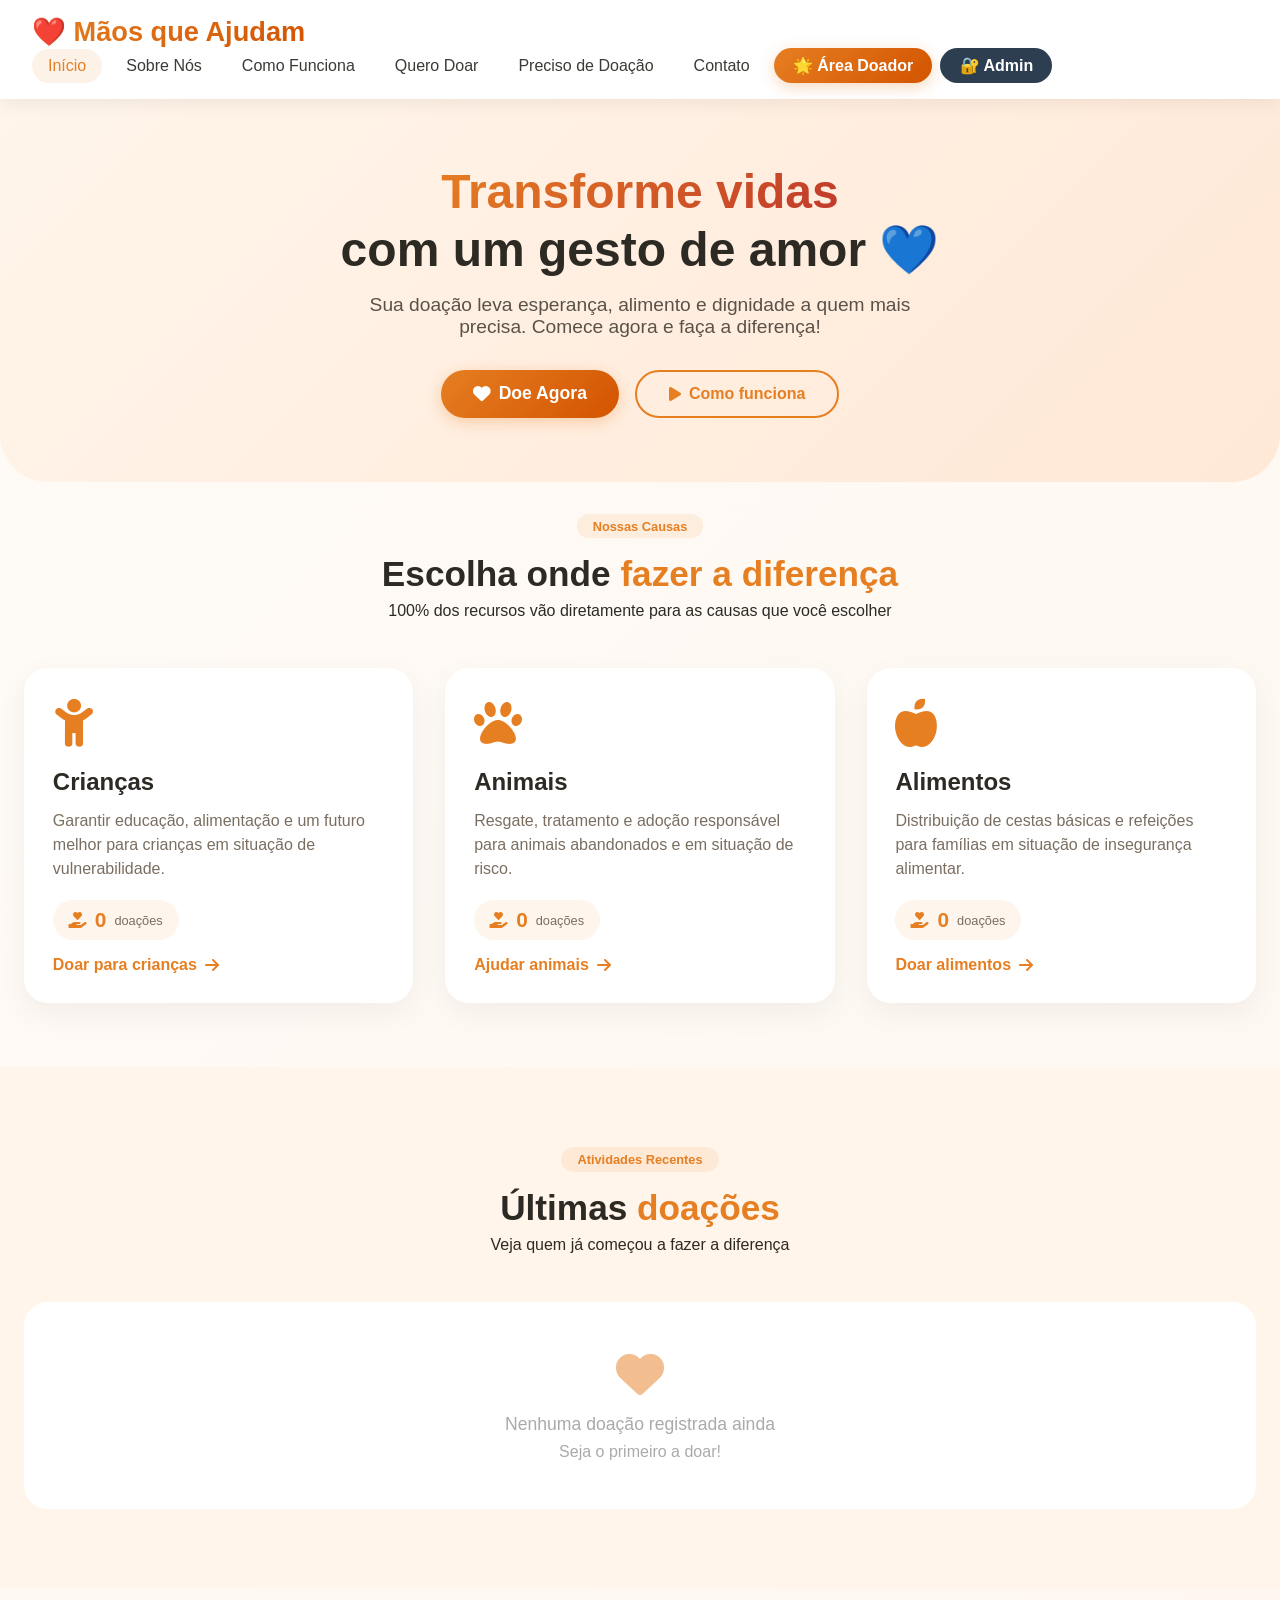
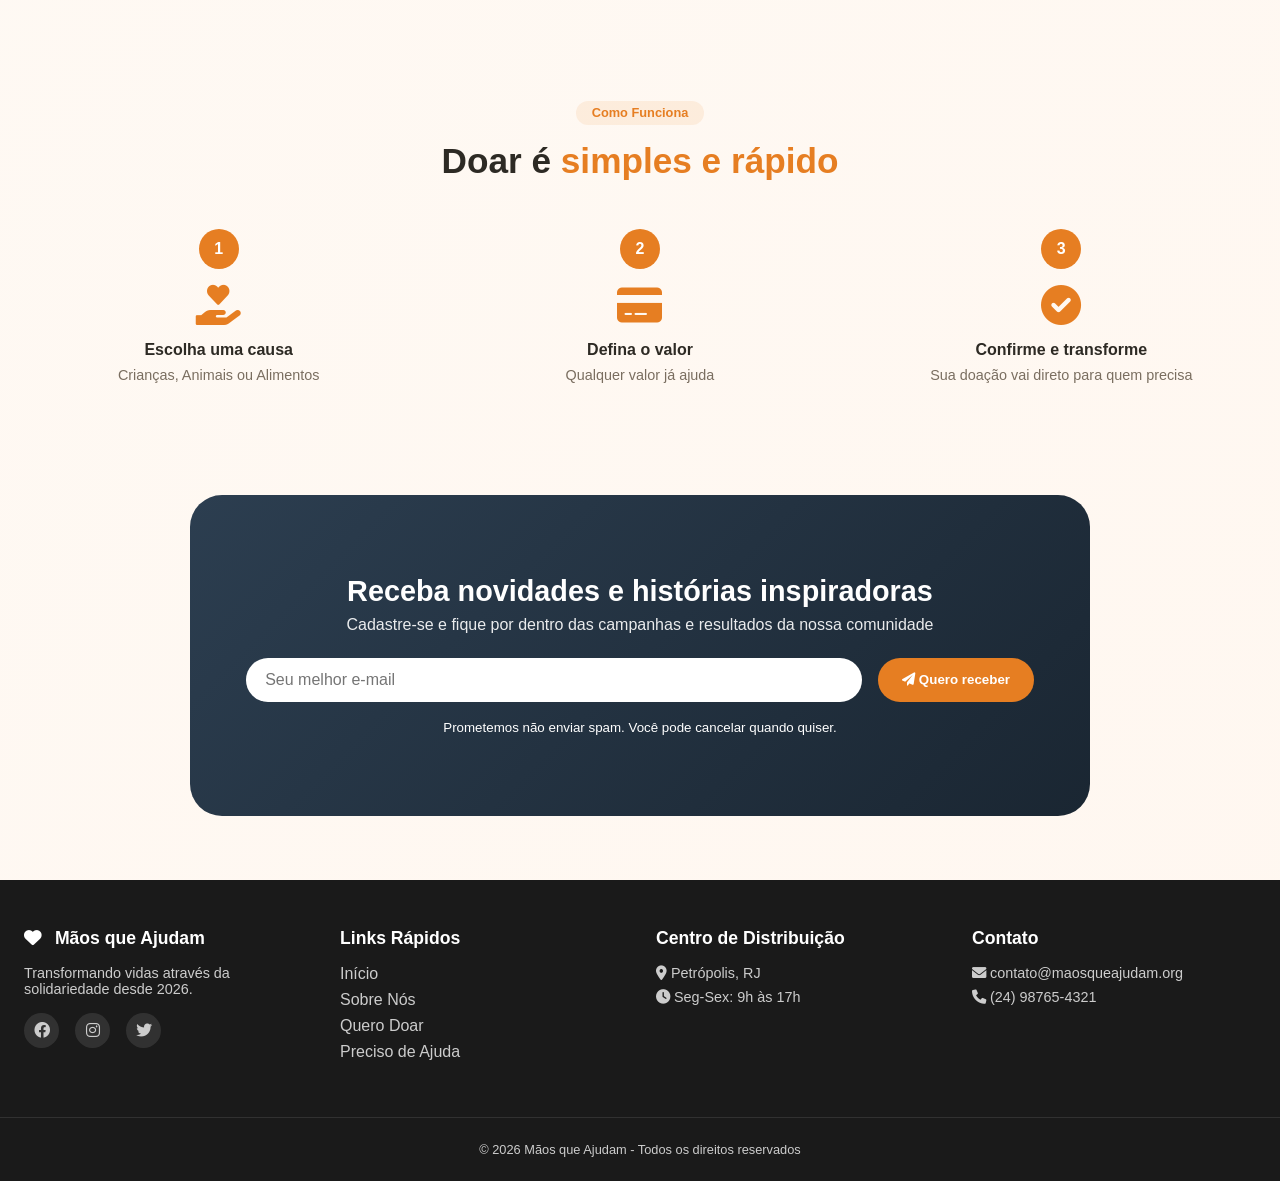
<file: index.html>
<!DOCTYPE html>
<html lang="pt-BR">
<head>
    <meta charset="UTF-8">
    <meta name="viewport" content="width=device-width, initial-scale=1.0">
    <title>Mãos que Ajudam - Plataforma de Doações</title>
    <link rel="stylesheet" href="https://cdnjs.cloudflare.com/ajax/libs/font-awesome/6.0.0-beta3/css/all.min.css">
    <link rel="stylesheet" href="style.css">
</head>
<body>

<nav class="navbar">
    <div class="logo">
        <span>❤️</span> Mãos que Ajudam
    </div>
    <div class="nav-links">
        <a href="index.html" class="active">Início</a>
        <a href="sobre.html">Sobre Nós</a>
        <a href="como-funciona.html">Como Funciona</a>
        <a href="quero-doar.html">Quero Doar</a>
        <a href="preciso-doacao.html">Preciso de Doação</a>
        <a href="contato.html">Contato</a>
        <a href="area-doador.html" class="btn-doador">🌟 Área Doador</a>
        <a href="admin.html" class="btn-admin">🔐 Admin</a>
    </div>
    <div class="mobile-menu-btn">
        <i class="fas fa-bars"></i>
    </div>
</nav>

<main>
    <div class="hero">
        <div class="hero-content">
            <h1 class="hero-title">
                <span class="gradient-text">Transforme vidas</span><br>
                com um gesto de amor 💙
            </h1>
            <p class="hero-subtitle">Sua doação leva esperança, alimento e dignidade a quem mais precisa. Comece agora e faça a diferença!</p>
            <div class="hero-buttons">
                <a href="quero-doar.html" class="btn-cta pulse">
                    <i class="fas fa-heart"></i> Doe Agora
                </a>
                <a href="como-funciona.html" class="btn-outline">
                    <i class="fas fa-play"></i> Como funciona
                </a>
            </div>
        </div>
    </div>

    <div class="container">
        <div class="section-header">
            <span class="section-badge">Nossas Causas</span>
            <h2>Escolha onde <span class="highlight">fazer a diferença</span></h2>
            <p>100% dos recursos vão diretamente para as causas que você escolher</p>
        </div>

        <div class="card-grid">
            <div class="card" data-causa="criancas">
                <div class="card-icon"><i class="fas fa-child"></i></div>
                <h3>Crianças</h3>
                <p>Garantir educação, alimentação e um futuro melhor para crianças em situação de vulnerabilidade.</p>
                <div class="card-stats">
                    <div class="donation-count">
                        <i class="fas fa-hand-holding-heart"></i>
                        <span class="count-number">0</span>
                        <span class="count-label">doações</span>
                    </div>
                </div>
                <a href="quero-doar.html" class="card-btn">Doar para crianças <i class="fas fa-arrow-right"></i></a>
            </div>

            <div class="card" data-causa="animais">
                <div class="card-icon"><i class="fas fa-paw"></i></div>
                <h3>Animais</h3>
                <p>Resgate, tratamento e adoção responsável para animais abandonados e em situação de risco.</p>
                <div class="card-stats">
                    <div class="donation-count">
                        <i class="fas fa-hand-holding-heart"></i>
                        <span class="count-number">0</span>
                        <span class="count-label">doações</span>
                    </div>
                </div>
                <a href="quero-doar.html" class="card-btn">Ajudar animais <i class="fas fa-arrow-right"></i></a>
            </div>

            <div class="card" data-causa="alimentos">
                <div class="card-icon"><i class="fas fa-apple-alt"></i></div>
                <h3>Alimentos</h3>
                <p>Distribuição de cestas básicas e refeições para famílias em situação de insegurança alimentar.</p>
                <div class="card-stats">
                    <div class="donation-count">
                        <i class="fas fa-hand-holding-heart"></i>
                        <span class="count-number">0</span>
                        <span class="count-label">doações</span>
                    </div>
                </div>
                <a href="quero-doar.html" class="card-btn">Doar alimentos <i class="fas fa-arrow-right"></i></a>
            </div>
        </div>
    </div>

    <div class="recent-donations-section">
        <div class="container">
            <div class="section-header">
                <span class="section-badge">Atividades Recentes</span>
                <h2>Últimas <span class="highlight">doações</span></h2>
                <p>Veja quem já começou a fazer a diferença</p>
            </div>
            <div class="donations-list" id="donations-list">
                <div class="empty-state">
                    <i class="fas fa-heart"></i>
                    <p>Nenhuma doação registrada ainda</p>
                    <span>Seja o primeiro a doar!</span>
                </div>
            </div>
        </div>
    </div>

    <div class="how-it-works">
        <div class="container">
            <div class="section-header">
                <span class="section-badge">Como Funciona</span>
                <h2>Doar é <span class="highlight">simples e rápido</span></h2>
            </div>
            <div class="steps-grid">
                <div class="step">
                    <div class="step-number">1</div>
                    <i class="fas fa-hand-holding-heart"></i>
                    <h4>Escolha uma causa</h4>
                    <p>Crianças, Animais ou Alimentos</p>
                </div>
                <div class="step">
                    <div class="step-number">2</div>
                    <i class="fas fa-credit-card"></i>
                    <h4>Defina o valor</h4>
                    <p>Qualquer valor já ajuda</p>
                </div>
                <div class="step">
                    <div class="step-number">3</div>
                    <i class="fas fa-check-circle"></i>
                    <h4>Confirme e transforme</h4>
                    <p>Sua doação vai direto para quem precisa</p>
                </div>
            </div>
        </div>
    </div>

    <div class="newsletter-section">
        <div class="container">
            <div class="newsletter-content">
                <h3>Receba novidades e histórias inspiradoras</h3>
                <p>Cadastre-se e fique por dentro das campanhas e resultados da nossa comunidade</p>
                <form class="newsletter-form" id="newsletter-form">
                    <input type="email" placeholder="Seu melhor e-mail" required>
                    <button type="submit"><i class="fas fa-paper-plane"></i> Quero receber</button>
                </form>
                <small>Prometemos não enviar spam. Você pode cancelar quando quiser.</small>
            </div>
        </div>
    </div>
</main>

<footer>
    <div class="footer-content">
        <div class="footer-section">
            <h4><i class="fas fa-heart"></i> Mãos que Ajudam</h4>
            <p>Transformando vidas através da solidariedade desde 2026.</p>
            <div class="social-links">
                <a href="#"><i class="fab fa-facebook"></i></a>
                <a href="#"><i class="fab fa-instagram"></i></a>
                <a href="#"><i class="fab fa-twitter"></i></a>
            </div>
        </div>
        <div class="footer-section">
            <h4>Links Rápidos</h4>
            <a href="index.html">Início</a>
            <a href="sobre.html">Sobre Nós</a>
            <a href="quero-doar.html">Quero Doar</a>
            <a href="preciso-doacao.html">Preciso de Ajuda</a>
        </div>
        <div class="footer-section">
            <h4>Centro de Distribuição</h4>
            <p><i class="fas fa-map-marker-alt"></i> Petrópolis, RJ</p>
            <p><i class="fas fa-clock"></i> Seg-Sex: 9h às 17h</p>
        </div>
        <div class="footer-section">
            <h4>Contato</h4>
            <p><i class="fas fa-envelope"></i> contato@maosqueajudam.org</p>
            <p><i class="fas fa-phone"></i> (24) 98765-4321</p>
        </div>
    </div>
    <div class="footer-bottom">
        <p>&copy; 2026 Mãos que Ajudam - Todos os direitos reservados</p>
    </div>
</footer>

<script src="scripts.js"></script>
<script>
    function atualizarContadoresHome() {
        let donations = JSON.parse(localStorage.getItem('donations') || '[]');
        let contagemCriancas = donations.filter(d => d.causa === 'Crianças' || d.causa === 'criancas').length;
        let contagemAnimais = donations.filter(d => d.causa === 'Animais' || d.causa === 'animais').length;
        let contagemAlimentos = donations.filter(d => d.causa === 'Alimentos' || d.causa === 'alimentos').length;
        
        let cards = document.querySelectorAll('.card');
        cards.forEach(card => {
            let causa = card.getAttribute('data-causa');
            let countSpan = card.querySelector('.count-number');
            if (causa === 'criancas' && countSpan) countSpan.textContent = contagemCriancas;
            if (causa === 'animais' && countSpan) countSpan.textContent = contagemAnimais;
            if (causa === 'alimentos' && countSpan) countSpan.textContent = contagemAlimentos;
        });
        
        let donationsList = document.getElementById('donations-list');
        if (donationsList) {
            if (donations.length === 0) {
                donationsList.innerHTML = `<div class="empty-state"><i class="fas fa-heart"></i><p>Nenhuma doação registrada ainda</p><span>Seja o primeiro a doar!</span></div>`;
            } else {
                let ultimasDonations = donations.slice(-5).reverse();
                donationsList.innerHTML = ultimasDonations.map(d => `
                    <div class="donation-item">
                        <div class="donation-avatar"><i class="fas fa-user-circle"></i></div>
                        <div class="donation-info">
                            <strong>${d.nome || 'Anônimo'}</strong>
                            <span>doou <strong>R$ ${d.valor}</strong> para <span class="causa-tag">${d.causa}</span></span>
                            <small>${d.data || new Date().toLocaleDateString()}</small>
                        </div>
                        <div class="donation-status ${d.status === 'Confirmado' ? 'confirmed' : 'pending'}">${d.status === 'Confirmado' ? '✓ Confirmado' : '⏳ Pendente'}</div>
                    </div>
                `).join('');
            }
        }
    }
    
    atualizarContadoresHome();
    window.addEventListener('storage', function() { atualizarContadoresHome(); });
    
    document.querySelector('.mobile-menu-btn')?.addEventListener('click', function() {
        document.querySelector('.nav-links').classList.toggle('show');
    });
    
    document.getElementById('newsletter-form')?.addEventListener('submit', function(e) {
        e.preventDefault();
        alert('📧 Obrigado por se inscrever! Você receberá nossas novidades.');
        this.reset();
    });
</script>
</body>
</html>
</file>
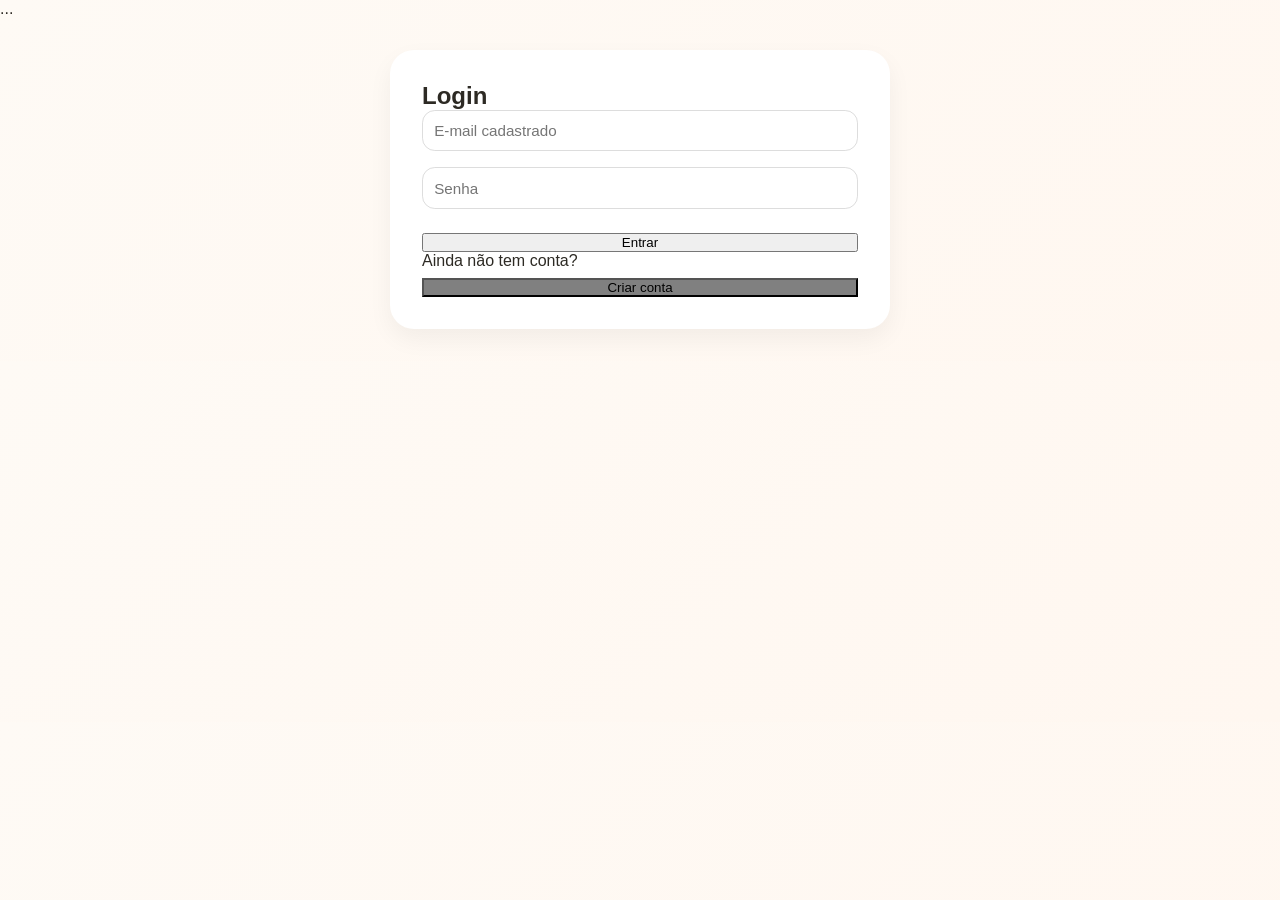
<file: area-doador.html>
<!DOCTYPE html>
<html lang="pt-BR">
<head>
    <meta charset="UTF-8">
    <title>Área do Doador</title>
    <link rel="stylesheet" href="style.css">
</head>
<body>
<nav>...</nav>
<main class="container">
    <div id="login-area">
        <h2>Login</h2>
        <input type="email" id="login-email" placeholder="E-mail cadastrado">
        <input type="password" id="login-senha" placeholder="Senha">
        <button id="login-btn">Entrar</button>
        <p>Ainda não tem conta? <button id="cadastro-btn" style="background:gray;">Criar conta</button></p>
    </div>
    <div id="dashboard-doador" style="display:none;">
        <h2>📊 Meu Histórico de Doações</h2>
        <table class="donation-table" id="historico-tabela">
            <thead><tr><th>Data</th><th>Causa</th><th>Valor</th><th>Status</th><th>Comprovante</th></tr></thead>
            <tbody id="historico-body"></tbody>
        </table>
        <button id="logout-btn">Sair</button>
    </div>
</main>
<script src="scripts.js"></script>
</body>
</html>
</file>
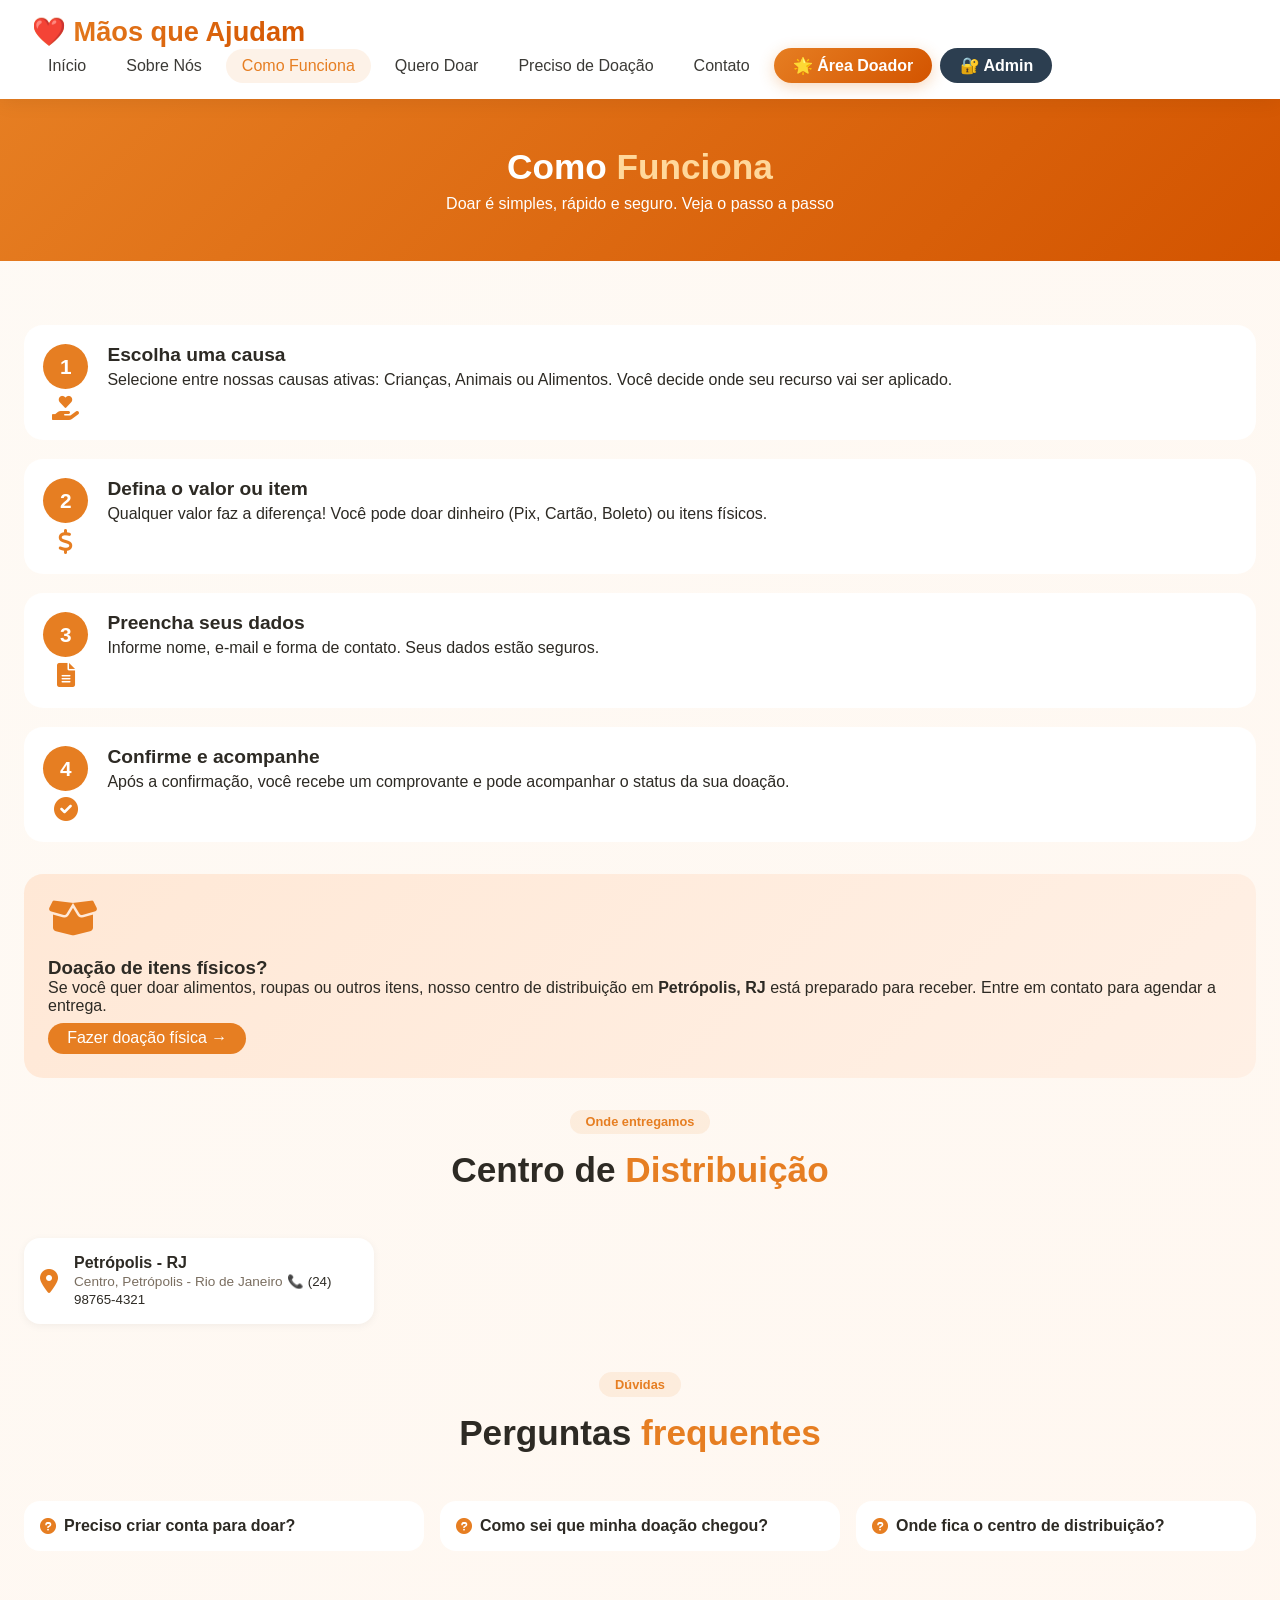
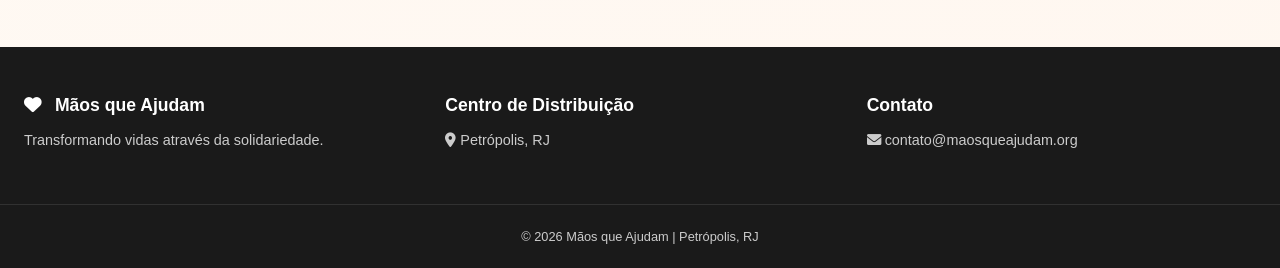
<file: como-funciona.html>
<!DOCTYPE html>
<html lang="pt-BR">
<head>
    <meta charset="UTF-8">
    <meta name="viewport" content="width=device-width, initial-scale=1.0">
    <title>Mãos que Ajudam - Como Funciona</title>
    <link rel="stylesheet" href="https://cdnjs.cloudflare.com/ajax/libs/font-awesome/6.0.0-beta3/css/all.min.css">
    <link rel="stylesheet" href="style.css">
</head>
<body>

<nav class="navbar">
    <div class="logo"><span>❤️</span> Mãos que Ajudam</div>
    <div class="nav-links">
        <a href="index.html">Início</a>
        <a href="sobre.html">Sobre Nós</a>
        <a href="como-funciona.html" class="active">Como Funciona</a>
        <a href="quero-doar.html">Quero Doar</a>
        <a href="preciso-doacao.html">Preciso de Doação</a>
        <a href="contato.html">Contato</a>
        <a href="area-doador.html" class="btn-doador">🌟 Área Doador</a>
        <a href="admin.html" class="btn-admin">🔐 Admin</a>
    </div>
    <div class="mobile-menu-btn"><i class="fas fa-bars"></i></div>
</nav>

<main>
    <div class="page-header">
        <div class="page-header-content">
            <h1>Como <span class="highlight">Funciona</span></h1>
            <p>Doar é simples, rápido e seguro. Veja o passo a passo</p>
        </div>
    </div>

    <div class="container">
        <div class="steps-detailed">
            <div class="step-detailed">
                <div class="step-icon-wrapper">
                    <div class="step-circle">1</div>
                    <i class="fas fa-hand-holding-heart"></i>
                </div>
                <div class="step-content">
                    <h3>Escolha uma causa</h3>
                    <p>Selecione entre nossas causas ativas: Crianças, Animais ou Alimentos. Você decide onde seu recurso vai ser aplicado.</p>
                </div>
            </div>
            <div class="step-detailed">
                <div class="step-icon-wrapper">
                    <div class="step-circle">2</div>
                    <i class="fas fa-dollar-sign"></i>
                </div>
                <div class="step-content">
                    <h3>Defina o valor ou item</h3>
                    <p>Qualquer valor faz a diferença! Você pode doar dinheiro (Pix, Cartão, Boleto) ou itens físicos.</p>
                </div>
            </div>
            <div class="step-detailed">
                <div class="step-icon-wrapper">
                    <div class="step-circle">3</div>
                    <i class="fas fa-file-alt"></i>
                </div>
                <div class="step-content">
                    <h3>Preencha seus dados</h3>
                    <p>Informe nome, e-mail e forma de contato. Seus dados estão seguros.</p>
                </div>
            </div>
            <div class="step-detailed">
                <div class="step-icon-wrapper">
                    <div class="step-circle">4</div>
                    <i class="fas fa-check-circle"></i>
                </div>
                <div class="step-content">
                    <h3>Confirme e acompanhe</h3>
                    <p>Após a confirmação, você recebe um comprovante e pode acompanhar o status da sua doação.</p>
                </div>
            </div>
        </div>

        <div class="physical-donation">
            <div class="physical-icon"><i class="fas fa-box-open"></i></div>
            <div class="physical-text">
                <h3>Doação de itens físicos?</h3>
                <p>Se você quer doar alimentos, roupas ou outros itens, nosso centro de distribuição em <strong>Petrópolis, RJ</strong> está preparado para receber. Entre em contato para agendar a entrega.</p>
                <a href="quero-doar.html" class="btn-sm">Fazer doação física →</a>
            </div>
        </div>

        <div class="centers-section">
            <div class="section-header">
                <span class="section-badge">Onde entregamos</span>
                <h2>Centro de <span class="highlight">Distribuição</span></h2>
            </div>
            <div class="centers-grid">
                <div class="center-card">
                    <i class="fas fa-map-marker-alt"></i>
                    <div>
                        <strong>Petrópolis - RJ</strong>
                        <span>Centro, Petrópolis - Rio de Janeiro</span>
                        <small>📞 (24) 98765-4321</small>
                    </div>
                </div>
            </div>
        </div>

        <div class="faq-section">
            <div class="section-header">
                <span class="section-badge">Dúvidas</span>
                <h2>Perguntas <span class="highlight">frequentes</span></h2>
            </div>
            <div class="faq-grid">
                <div class="faq-item">
                    <div class="faq-question"><i class="fas fa-question-circle"></i><span>Preciso criar conta para doar?</span></div>
                    <div class="faq-answer">Não! Você pode doar como convidado. Mas criar uma conta permite acompanhar seu histórico.</div>
                </div>
                <div class="faq-item">
                    <div class="faq-question"><i class="fas fa-question-circle"></i><span>Como sei que minha doação chegou?</span></div>
                    <div class="faq-answer">Você recebe um comprovante por e-mail e pode acompanhar o status no Painel do Doador.</div>
                </div>
                <div class="faq-item">
                    <div class="faq-question"><i class="fas fa-question-circle"></i><span>Onde fica o centro de distribuição?</span></div>
                    <div class="faq-answer">Em Petrópolis, Rio de Janeiro. Entre em contato para mais informações.</div>
                </div>
            </div>
        </div>
    </div>
</main>

<footer>
    <div class="footer-content">
        <div class="footer-section">
            <h4><i class="fas fa-heart"></i> Mãos que Ajudam</h4>
            <p>Transformando vidas através da solidariedade.</p>
        </div>
        <div class="footer-section">
            <h4>Centro de Distribuição</h4>
            <p><i class="fas fa-map-marker-alt"></i> Petrópolis, RJ</p>
        </div>
        <div class="footer-section">
            <h4>Contato</h4>
            <p><i class="fas fa-envelope"></i> contato@maosqueajudam.org</p>
        </div>
    </div>
    <div class="footer-bottom">
        <p>&copy; 2026 Mãos que Ajudam | Petrópolis, RJ</p>
    </div>
</footer>

<script src="scripts.js"></script>
<script>
    document.querySelectorAll('.faq-item').forEach(item => {
        item.addEventListener('click', () => item.classList.toggle('active'));
    });
    document.querySelector('.mobile-menu-btn')?.addEventListener('click', function() {
        document.querySelector('.nav-links').classList.toggle('show');
    });
</script>
</body>
</html>
</file>
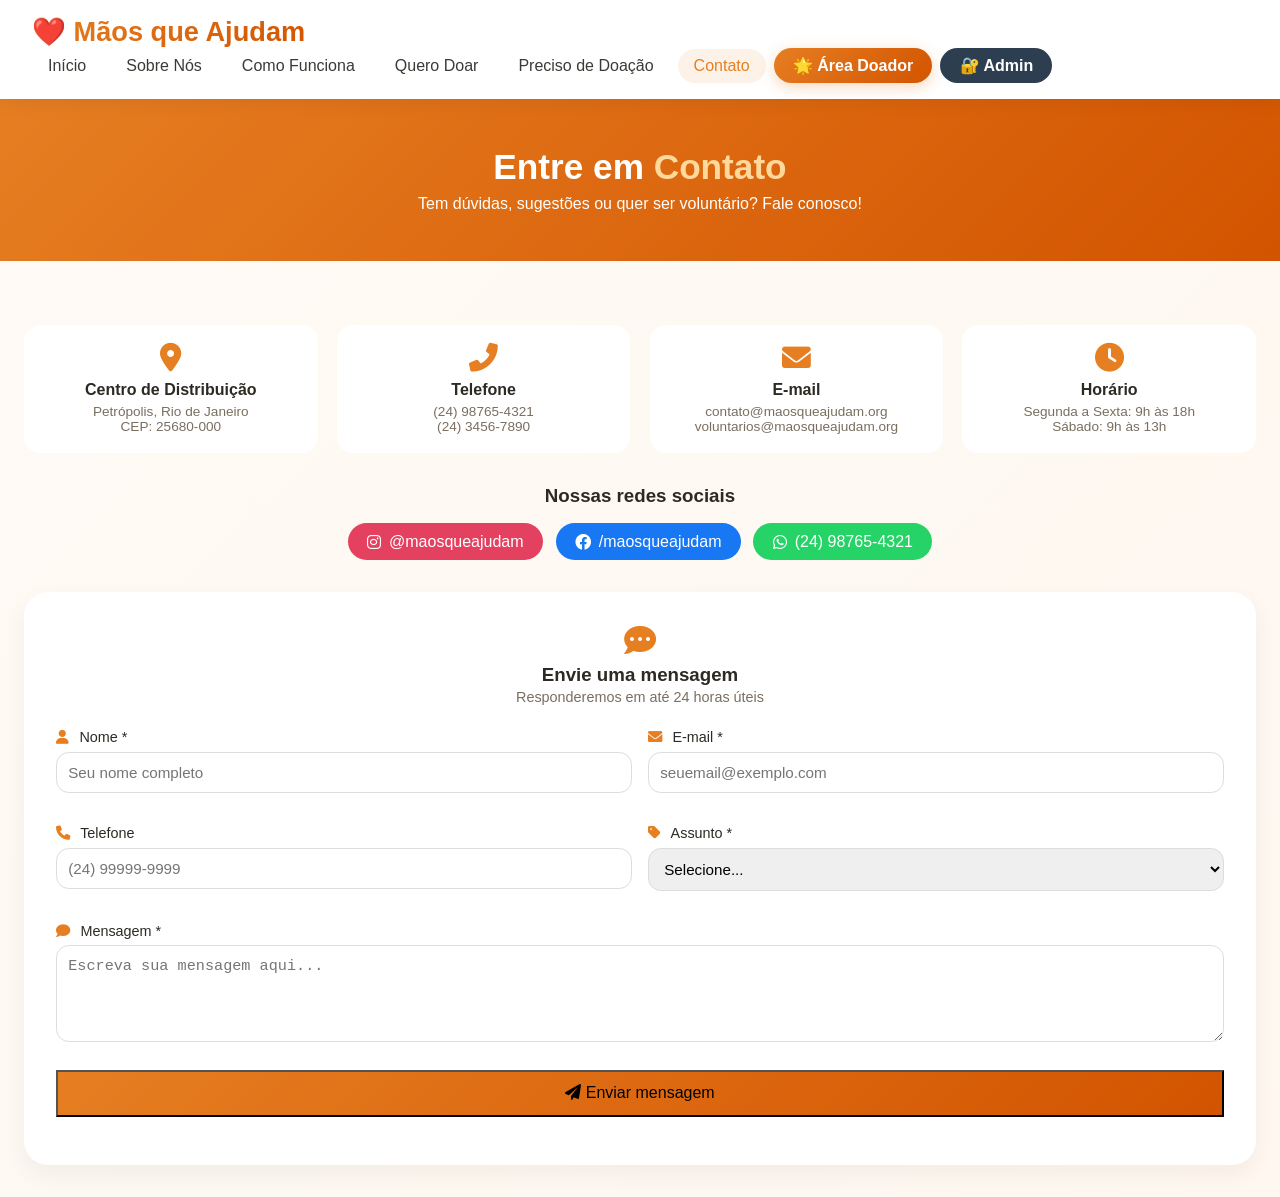
<file: contato.html>
<!DOCTYPE html>
<html lang="pt-BR">
<head>
    <meta charset="UTF-8">
    <meta name="viewport" content="width=device-width, initial-scale=1.0">
    <title>Mãos que Ajudam - Contato</title>
    <link rel="stylesheet" href="https://cdnjs.cloudflare.com/ajax/libs/font-awesome/6.0.0-beta3/css/all.min.css">
    <link rel="stylesheet" href="style.css">
</head>
<body>

<nav class="navbar">
    <div class="logo"><span>❤️</span> Mãos que Ajudam</div>
    <div class="nav-links">
        <a href="index.html">Início</a>
        <a href="sobre.html">Sobre Nós</a>
        <a href="como-funciona.html">Como Funciona</a>
        <a href="quero-doar.html">Quero Doar</a>
        <a href="preciso-doacao.html">Preciso de Doação</a>
        <a href="contato.html" class="active">Contato</a>
        <a href="area-doador.html" class="btn-doador">🌟 Área Doador</a>
        <a href="admin.html" class="btn-admin">🔐 Admin</a>
    </div>
    <div class="mobile-menu-btn"><i class="fas fa-bars"></i></div>
</nav>

<main>
    <div class="page-header">
        <div class="page-header-content">
            <h1>Entre em <span class="highlight">Contato</span></h1>
            <p>Tem dúvidas, sugestões ou quer ser voluntário? Fale conosco!</p>
        </div>
    </div>

    <div class="container">
        <div class="contact-grid">
            <div class="contact-info-cards">
                <div class="contact-card">
                    <i class="fas fa-map-marker-alt"></i>
                    <h4>Centro de Distribuição</h4>
                    <p>Petrópolis, Rio de Janeiro<br>CEP: 25680-000</p>
                </div>
                <div class="contact-card">
                    <i class="fas fa-phone-alt"></i>
                    <h4>Telefone</h4>
                    <p>(24) 98765-4321<br>(24) 3456-7890</p>
                </div>
                <div class="contact-card">
                    <i class="fas fa-envelope"></i>
                    <h4>E-mail</h4>
                    <p>contato@maosqueajudam.org<br>voluntarios@maosqueajudam.org</p>
                </div>
                <div class="contact-card">
                    <i class="fas fa-clock"></i>
                    <h4>Horário</h4>
                    <p>Segunda a Sexta: 9h às 18h<br>Sábado: 9h às 13h</p>
                </div>
            </div>
            
            <div class="social-section">
                <h3>Nossas redes sociais</h3>
                <div class="social-buttons">
                    <a href="#" class="social-btn instagram"><i class="fab fa-instagram"></i> @maosqueajudam</a>
                    <a href="#" class="social-btn facebook"><i class="fab fa-facebook"></i> /maosqueajudam</a>
                    <a href="#" class="social-btn whatsapp"><i class="fab fa-whatsapp"></i> (24) 98765-4321</a>
                </div>
            </div>
            
            <div class="contact-form-container">
                <div class="form-header">
                    <i class="fas fa-comment-dots"></i>
                    <h3>Envie uma mensagem</h3>
                    <p>Responderemos em até 24 horas úteis</p>
                </div>
                
                <form id="contact-form" class="contact-form">
                    <div class="form-row">
                        <div class="form-group">
                            <label><i class="fas fa-user"></i> Nome *</label>
                            <input type="text" id="contact-nome" required placeholder="Seu nome completo">
                        </div>
                        <div class="form-group">
                            <label><i class="fas fa-envelope"></i> E-mail *</label>
                            <input type="email" id="contact-email" required placeholder="seuemail@exemplo.com">
                        </div>
                    </div>
                    
                    <div class="form-row">
                        <div class="form-group">
                            <label><i class="fas fa-phone"></i> Telefone</label>
                            <input type="text" id="contact-tel" placeholder="(24) 99999-9999">
                        </div>
                        <div class="form-group">
                            <label><i class="fas fa-tag"></i> Assunto *</label>
                            <select id="contact-assunto" required>
                                <option value="">Selecione...</option>
                                <option>Dúvidas sobre doações</option>
                                <option>Ser voluntário</option>
                                <option>Parcerias</option>
                                <option>Outros</option>
                            </select>
                        </div>
                    </div>
                    
                    <div class="form-group">
                        <label><i class="fas fa-comment"></i> Mensagem *</label>
                        <textarea id="contact-msg" rows="4" required placeholder="Escreva sua mensagem aqui..."></textarea>
                    </div>
                    
                    <button type="submit" class="btn-submit"><i class="fas fa-paper-plane"></i> Enviar mensagem</button>
                </form>
                
                <div id="contact-message" class="feedback-message"></div>
            </div
</file>
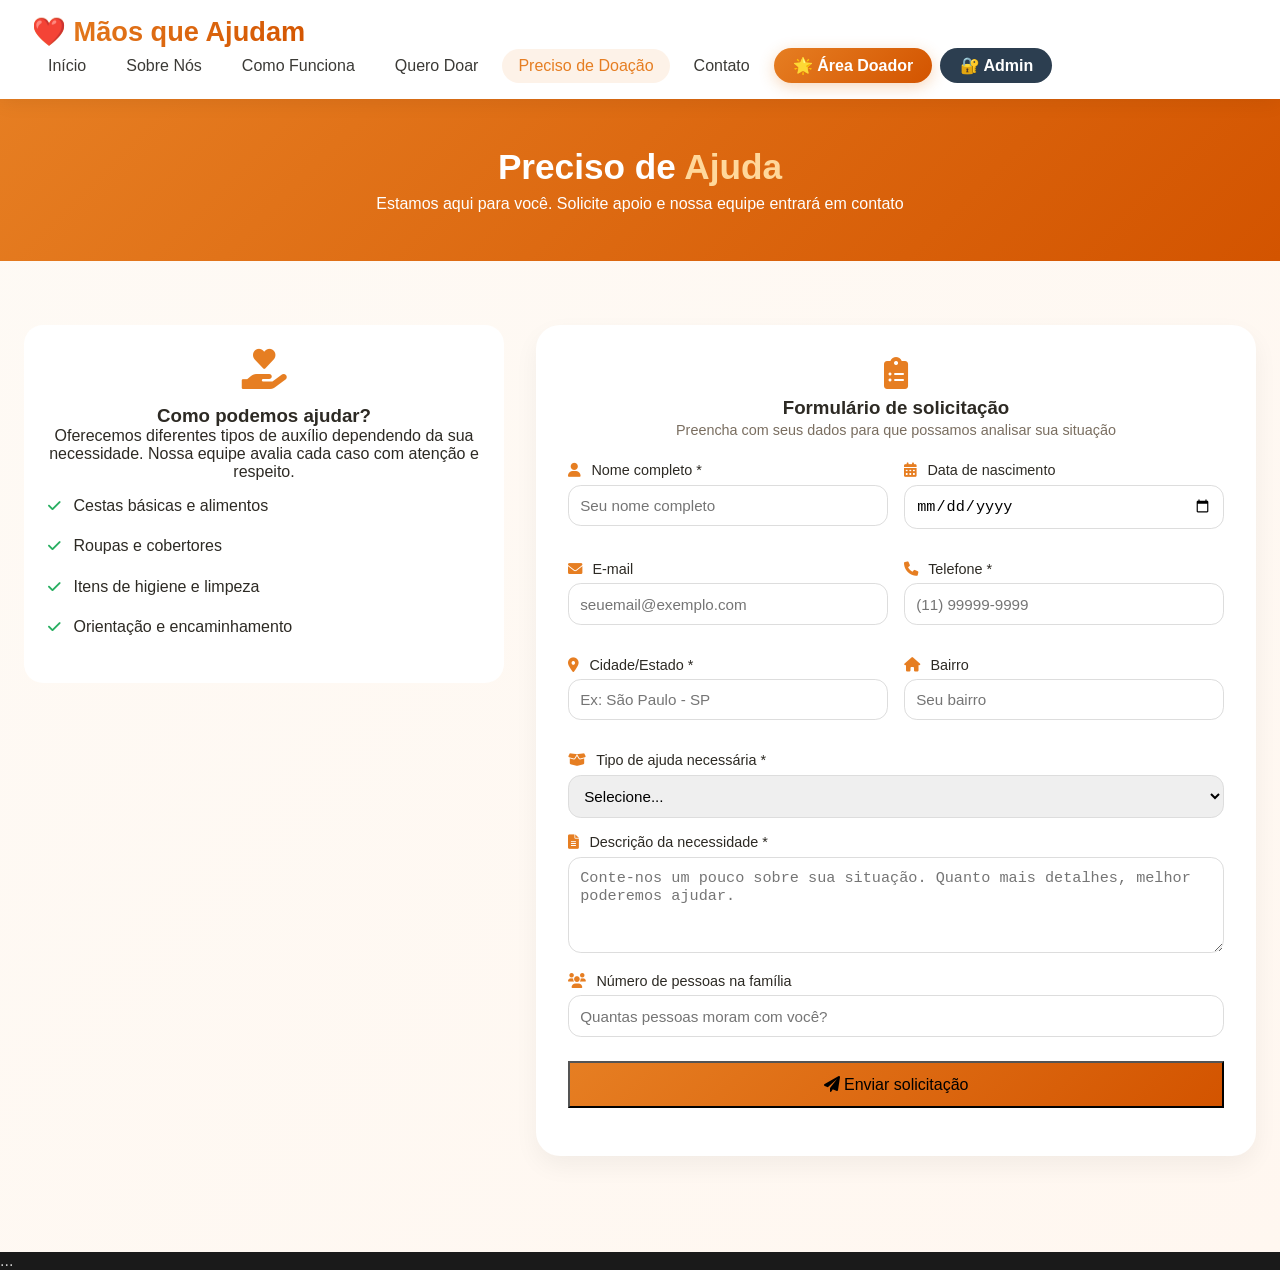
<file: preciso-doacao.html>
<!DOCTYPE html>
<html lang="pt-BR">
<head>
    <meta charset="UTF-8">
    <meta name="viewport" content="width=device-width, initial-scale=1.0">
    <title>Mãos que Ajudam - Preciso de Doação</title>
    <link rel="stylesheet" href="https://cdnjs.cloudflare.com/ajax/libs/font-awesome/6.0.0-beta3/css/all.min.css">
    <link rel="stylesheet" href="style.css">
</head>
<body>

<nav class="navbar">
    <div class="logo"><span>❤️</span> Mãos que Ajudam</div>
    <div class="nav-links">
        <a href="index.html">Início</a>
        <a href="sobre.html">Sobre Nós</a>
        <a href="como-funciona.html">Como Funciona</a>
        <a href="quero-doar.html">Quero Doar</a>
        <a href="preciso-doacao.html" class="active">Preciso de Doação</a>
        <a href="contato.html">Contato</a>
        <a href="area-doador.html" class="btn-doador">🌟 Área Doador</a>
        <a href="admin.html" class="btn-admin">🔐 Admin</a>
    </div>
    <div class="mobile-menu-btn"><i class="fas fa-bars"></i></div>
</nav>

<main>
    <div class="page-header">
        <div class="page-header-content">
            <h1>Preciso de <span class="highlight">Ajuda</span></h1>
            <p>Estamos aqui para você. Solicite apoio e nossa equipe entrará em contato</p>
        </div>
    </div>

    <div class="container">
        <div class="help-grid">
            <div class="help-info">
                <div class="help-card">
                    <i class="fas fa-hand-holding-heart"></i>
                    <h3>Como podemos ajudar?</h3>
                    <p>Oferecemos diferentes tipos de auxílio dependendo da sua necessidade. Nossa equipe avalia cada caso com atenção e respeito.</p>
                    <ul>
                        <li><i class="fas fa-check"></i> Cestas básicas e alimentos</li>
                        <li><i class="fas fa-check"></i> Roupas e cobertores</li>
                        <li><i class="fas fa-check"></i> Itens de higiene e limpeza</li>
                        <li><i class="fas fa-check"></i> Orientação e encaminhamento</li>
                    </ul>
                </div>
            </div>
            
            <div class="help-form-container">
                <div class="form-header">
                    <i class="fas fa-clipboard-list"></i>
                    <h3>Formulário de solicitação</h3>
                    <p>Preencha com seus dados para que possamos analisar sua situação</p>
                </div>
                
                <form id="solicitacao-form" class="help-form">
                    <div class="form-row">
                        <div class="form-group">
                            <label><i class="fas fa-user"></i> Nome completo *</label>
                            <input type="text" id="solic-nome" required placeholder="Seu nome completo">
                        </div>
                        <div class="form-group">
                            <label><i class="fas fa-calendar-alt"></i> Data de nascimento</label>
                            <input type="date" id="solic-nascimento">
                        </div>
                    </div>
                    
                    <div class="form-row">
                        <div class="form-group">
                            <label><i class="fas fa-envelope"></i> E-mail</label>
                            <input type="email" id="solic-email" placeholder="seuemail@exemplo.com">
                        </div>
                        <div class="form-group">
                            <label><i class="fas fa-phone"></i> Telefone *</label>
                            <input type="text" id="solic-tel" required placeholder="(11) 99999-9999">
                        </div>
                    </div>
                    
                    <div class="form-row">
                        <div class="form-group">
                            <label><i class="fas fa-map-marker-alt"></i> Cidade/Estado *</label>
                            <input type="text" id="solic-cidade" required placeholder="Ex: São Paulo - SP">
                        </div>
                        <div class="form-group">
                            <label><i class="fas fa-home"></i> Bairro</label>
                            <input type="text" id="solic-bairro" placeholder="Seu bairro">
                        </div>
                    </div>
                    
                    <div class="form-group">
                        <label><i class="fas fa-box-open"></i> Tipo de ajuda necessária *</label>
                        <select id="solic-tipo" required>
                            <option value="">Selecione...</option>
                            <option>Alimentos</option>
                            <option>Roupas</option>
                            <option>Itens de higiene</option>
                            <option>Medicamentos</option>
                            <option>Apoio financeiro</option>
                            <option>Outros</option>
                        </select>
                    </div>
                    
                    <div class="form-group">
                        <label><i class="fas fa-file-alt"></i> Descrição da necessidade *</label>
                        <textarea id="solic-desc" rows="4" required placeholder="Conte-nos um pouco sobre sua situação. Quanto mais detalhes, melhor poderemos ajudar."></textarea>
                    </div>
                    
                    <div class="form-group">
                        <label><i class="fas fa-users"></i> Número de pessoas na família</label>
                        <input type="number" id="solic-familia" placeholder="Quantas pessoas moram com você?">
                    </div>
                    
                    <button type="submit" class="btn-submit">
                        <i class="fas fa-paper-plane"></i> Enviar solicitação
                    </button>
                </form>
                
                <div id="solic-message" class="feedback-message"></div>
            </div>
        </div>
    </div>
</main>

<footer>...</footer>

<script src="scripts.js"></script>
<script>
    document.getElementById('solicitacao-form')?.addEventListener('submit', function(e) {
        e.preventDefault();
        
        let nome = document.getElementById('solic-nome').value;
        let telefone = document.getElementById('solic-tel').value;
        let cidade = document.getElementById('solic-cidade').value;
        let tipo = document.getElementById('solic-tipo').value;
        let desc = document.getElementById('solic-desc').value;
        
        if (!nome || !telefone || !cidade || !tipo || !desc) {
            alert('Por favor, preencha todos os campos obrigatórios (*)');
            return;
        }
        
        // Salvar solicitação
        let solicitacoes = JSON.parse(localStorage.getItem('solicitacoes') || '[]');
        solicitacoes.push({
            id: Date.now(),
            nome: nome,
            telefone: telefone,
            email: document.getElementById('solic-email').value,
            cidade: cidade,
            bairro: document.getElementById('solic-bairro').value,
            tipo: tipo,
            descricao: desc,
            familia: document.getElementById('solic-familia').value,
            data: new Date().toLocaleDateString(),
            status: 'Pendente'
        });
        localStorage.setItem('solicitacoes', JSON.stringify(solicitacoes));
        
        document.getElementById('solic-message').innerHTML = `
            <div class="success-message">
                <i class="fas fa-check-circle"></i>
                <strong>Solicitação enviada com sucesso!</strong>
                <p>Nossa equipe entrará em contato em até 3 dias úteis pelo telefone ${telefone}. Agradecemos sua confiança.</p>
            </div>
        `;
        
        this.reset();
        
        setTimeout(() => {
            document.getElementById('solic-message').innerHTML = '';
        }, 6000);
    });
    
    // Menu mobile
    document.querySelector('.mobile-menu-btn')?.addEventListener('click', function() {
        document.querySelector('.nav-links').classList.toggle('show');
    });
</script>
</body>
</html>
</file>
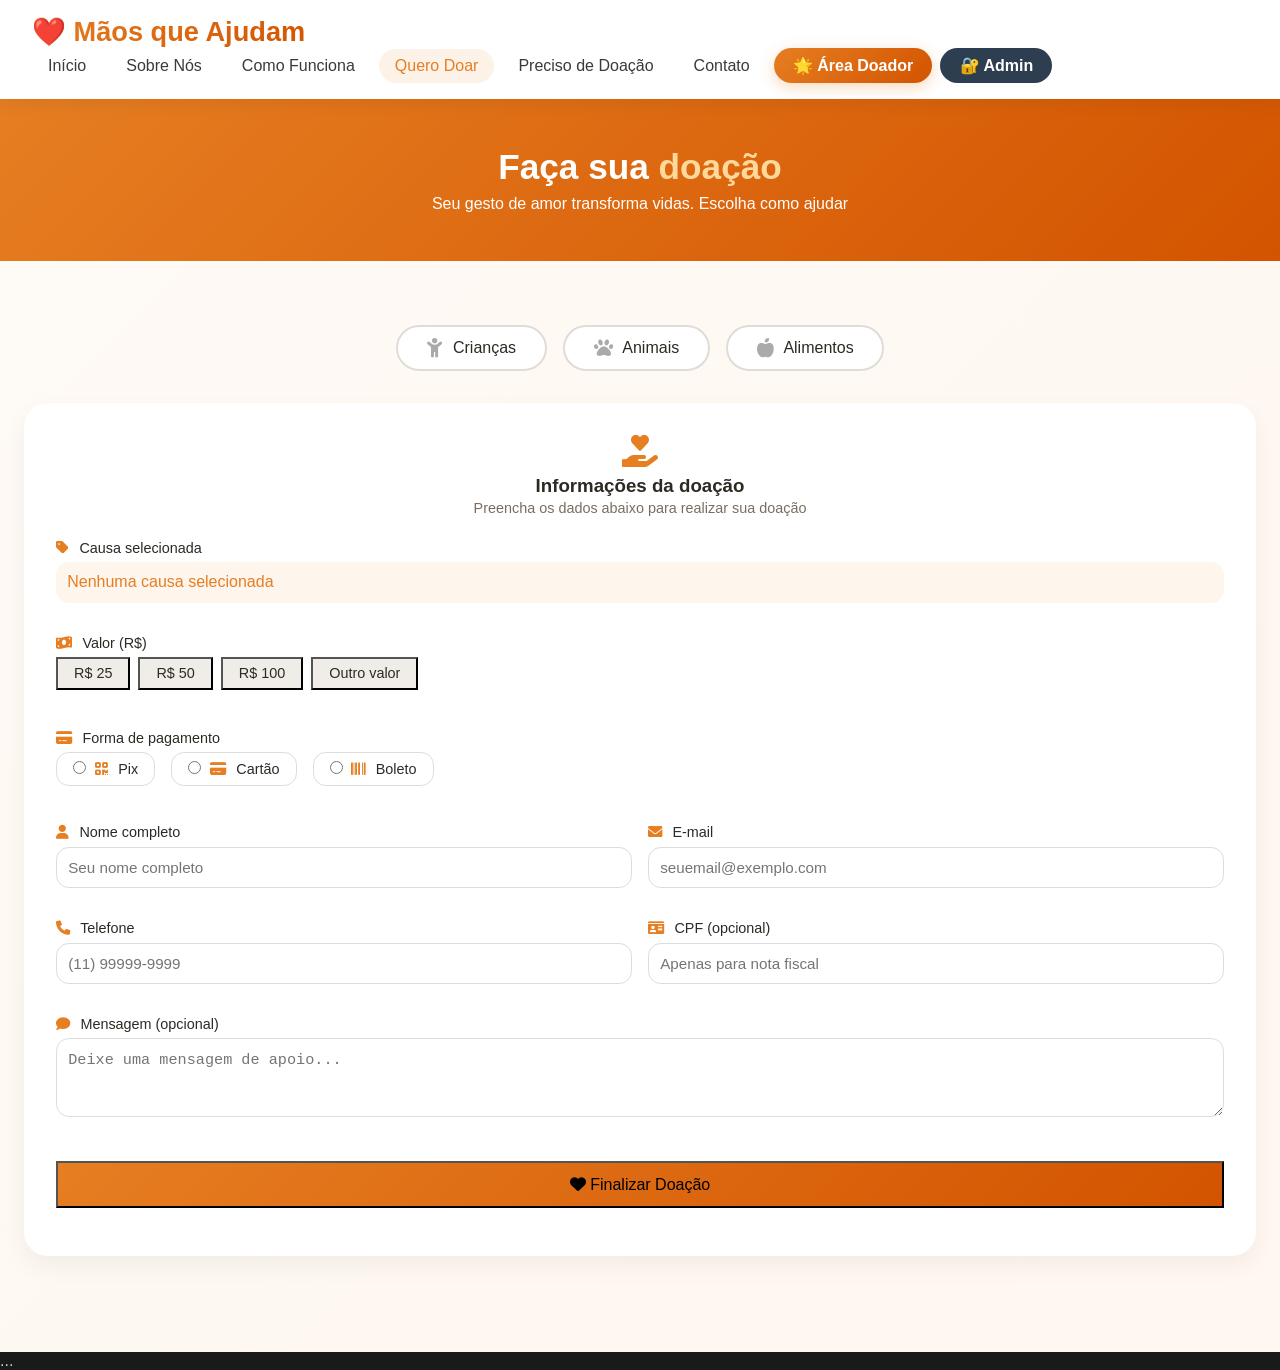
<file: quero-doar.html>
<!DOCTYPE html>
<html lang="pt-BR">
<head>
    <meta charset="UTF-8">
    <meta name="viewport" content="width=device-width, initial-scale=1.0">
    <title>Mãos que Ajudam - Quero Doar</title>
    <link rel="stylesheet" href="https://cdnjs.cloudflare.com/ajax/libs/font-awesome/6.0.0-beta3/css/all.min.css">
    <link rel="stylesheet" href="style.css">
</head>
<body>

<nav class="navbar">
    <div class="logo"><span>❤️</span> Mãos que Ajudam</div>
    <div class="nav-links">
        <a href="index.html">Início</a>
        <a href="sobre.html">Sobre Nós</a>
        <a href="como-funciona.html">Como Funciona</a>
        <a href="quero-doar.html" class="active">Quero Doar</a>
        <a href="preciso-doacao.html">Preciso de Doação</a>
        <a href="contato.html">Contato</a>
        <a href="area-doador.html" class="btn-doador">🌟 Área Doador</a>
        <a href="admin.html" class="btn-admin">🔐 Admin</a>
    </div>
    <div class="mobile-menu-btn"><i class="fas fa-bars"></i></div>
</nav>

<main>
    <div class="page-header">
        <div class="page-header-content">
            <h1>Faça sua <span class="highlight">doação</span></h1>
            <p>Seu gesto de amor transforma vidas. Escolha como ajudar</p>
        </div>
    </div>

    <div class="container">
        <!-- Cards de causas para selecionar -->
        <div class="causes-selector">
            <div class="cause-option" data-causa="Crianças">
                <i class="fas fa-child"></i>
                <span>Crianças</span>
            </div>
            <div class="cause-option" data-causa="Animais">
                <i class="fas fa-paw"></i>
                <span>Animais</span>
            </div>
            <div class="cause-option" data-causa="Alimentos">
                <i class="fas fa-apple-alt"></i>
                <span>Alimentos</span>
            </div>
        </div>

        <!-- Formulário de doação estilizado -->
        <div class="donation-form-container">
            <div class="form-header">
                <i class="fas fa-hand-holding-heart"></i>
                <h3>Informações da doação</h3>
                <p>Preencha os dados abaixo para realizar sua doação</p>
            </div>
            
            <form id="donation-form" class="donation-form">
                <div class="form-row">
                    <div class="form-group">
                        <label><i class="fas fa-tag"></i> Causa selecionada</label>
                        <div class="selected-cause" id="selected-cause-display">Nenhuma causa selecionada</div>
                        <input type="hidden" id="causa" required>
                    </div>
                </div>
                
                <div class="form-row">
                    <div class="form-group">
                        <label><i class="fas fa-money-bill-wave"></i> Valor (R$)</label>
                        <div class="value-buttons">
                            <button type="button" data-valor="25">R$ 25</button>
                            <button type="button" data-valor="50">R$ 50</button>
                            <button type="button" data-valor="100">R$ 100</button>
                            <button type="button" data-valor="outro">Outro valor</button>
                        </div>
                        <input type="number" id="valor" placeholder="Digite o valor" style="display: none;">
                    </div>
                </div>
                
                <div class="form-row">
                    <div class="form-group">
                        <label><i class="fas fa-credit-card"></i> Forma de pagamento</label>
                        <div class="payment-methods">
                            <label class="payment-option">
                                <input type="radio" name="metodo" value="Pix"> 
                                <i class="fas fa-qrcode"></i> Pix
                            </label>
                            <label class="payment-option">
                                <input type="radio" name="metodo" value="Cartão"> 
                                <i class="fas fa-credit-card"></i> Cartão
                            </label>
                            <label class="payment-option">
                                <input type="radio" name="metodo" value="Boleto"> 
                                <i class="fas fa-barcode"></i> Boleto
                            </label>
                        </div>
                    </div>
                </div>
                
                <div class="form-row">
                    <div class="form-group">
                        <label><i class="fas fa-user"></i> Nome completo</label>
                        <input type="text" id="nome-doador" required placeholder="Seu nome completo">
                    </div>
                    <div class="form-group">
                        <label><i class="fas fa-envelope"></i> E-mail</label>
                        <input type="email" id="email-doador" required placeholder="seuemail@exemplo.com">
                    </div>
                </div>
                
                <div class="form-row">
                    <div class="form-group">
                        <label><i class="fas fa-phone"></i> Telefone</label>
                        <input type="text" id="telefone" placeholder="(11) 99999-9999">
                    </div>
                    <div class="form-group">
                        <label><i class="fas fa-id-card"></i> CPF (opcional)</label>
                        <input type="text" id="cpf" placeholder="Apenas para nota fiscal">
                    </div>
                </div>
                
                <div class="form-row">
                    <div class="form-group">
                        <label><i class="fas fa-comment"></i> Mensagem (opcional)</label>
                        <textarea id="mensagem" rows="3" placeholder="Deixe uma mensagem de apoio..."></textarea>
                    </div>
                </div>
                
                <button type="submit" class="btn-submit">
                    <i class="fas fa-heart"></i> Finalizar Doação
                </button>
            </form>
            
            <div id="donation-feedback" class="feedback-message"></div>
        </div>
    </div>
</main>

<footer>...</footer>

<script src="scripts.js"></script>
<script>
    // Seleção de causa
    let causaSelecionada = '';
    document.querySelectorAll('.cause-option').forEach(opt => {
        opt.addEventListener('click', function() {
            document.querySelectorAll('.cause-option').forEach(o => o.classList.remove('selected'));
            this.classList.add('selected');
            causaSelecionada = this.getAttribute('data-causa');
            document.getElementById('selected-cause-display').innerHTML = `<i class="fas fa-check-circle"></i> ${causaSelecionada}`;
            document.getElementById('causa').value = causaSelecionada;
        });
    });
    
    // Botões de valor
    let valorInput = document.getElementById('valor');
    document.querySelectorAll('.value-buttons button').forEach(btn => {
        btn.addEventListener('click', function() {
            let valor = this.getAttribute('data-valor');
            if (valor === 'outro') {
                valorInput.style.display = 'block';
                valorInput.value = '';
                valorInput.focus();
            } else {
                valorInput.style.display = 'block';
                valorInput.value = valor;
            }
        });
    });
    
    // Submit do formulário
    document.getElementById('donation-form').addEventListener('submit', function(e) {
        e.preventDefault();
        
        if (!causaSelecionada) {
            alert('Por favor, selecione uma causa');
            return;
        }
        
        let valor = document.getElementById('valor').value;
        if (!valor || valor <= 0) {
            alert('Por favor, informe um valor válido');
            return;
        }
        
        let metodo = document.querySelector('input[name="metodo"]:checked');
        if (!metodo) {
            alert('Selecione uma forma de pagamento');
            return;
        }
        
        let nome = document.getElementById('nome-doador').value;
        if (!nome) {
            alert('Digite seu nome');
            return;
        }
        
        let email = document.getElementById('email-doador').value;
        if (!email) {
            alert('Digite seu e-mail');
            return;
        }
        
        let novaDoacao = {
            id: Date.now(),
            nome: nome,
            valor: parseFloat(valor),
            metodo: metodo.value,
            causa: causaSelecionada,
            status: "Pendente",
            data: new Date().toLocaleDateString(),
            email: email,
            telefone: document.getElementById('telefone').value,
            mensagem: document.getElementById('mensagem').value
        };
        
        let donations = JSON.parse(localStorage.getItem('donations') || '[]');
        donations.push(novaDoacao);
        localStorage.setItem('donations', JSON.stringify(donations));
        
        document.getElementById('donation-feedback').innerHTML = `
            <div class="success-message">
                <i class="fas fa-check-circle"></i>
                <strong>Doação registrada com sucesso!</strong>
                <p>Você receberá um comprovante no e-mail ${email}. O status da sua doação será atualizado em breve.</p>
            </div>
        `;
        
        this.reset();
        causaSelecionada = '';
        document.getElementById('selected-cause-display').innerHTML = 'Nenhuma causa selecionada';
        document.querySelectorAll('.cause-option').forEach(o => o.classList.remove('selected'));
        valorInput.style.display = 'none';
        
        setTimeout(() => {
            document.getElementById('donation-feedback').innerHTML = '';
        }, 5000);
    });
    
    // Menu mobile
    document.querySelector('.mobile-menu-btn')?.addEventListener('click', function() {
        document.querySelector('.nav-links').classList.toggle('show');
    });
</script>
</body>
</html>
</file>
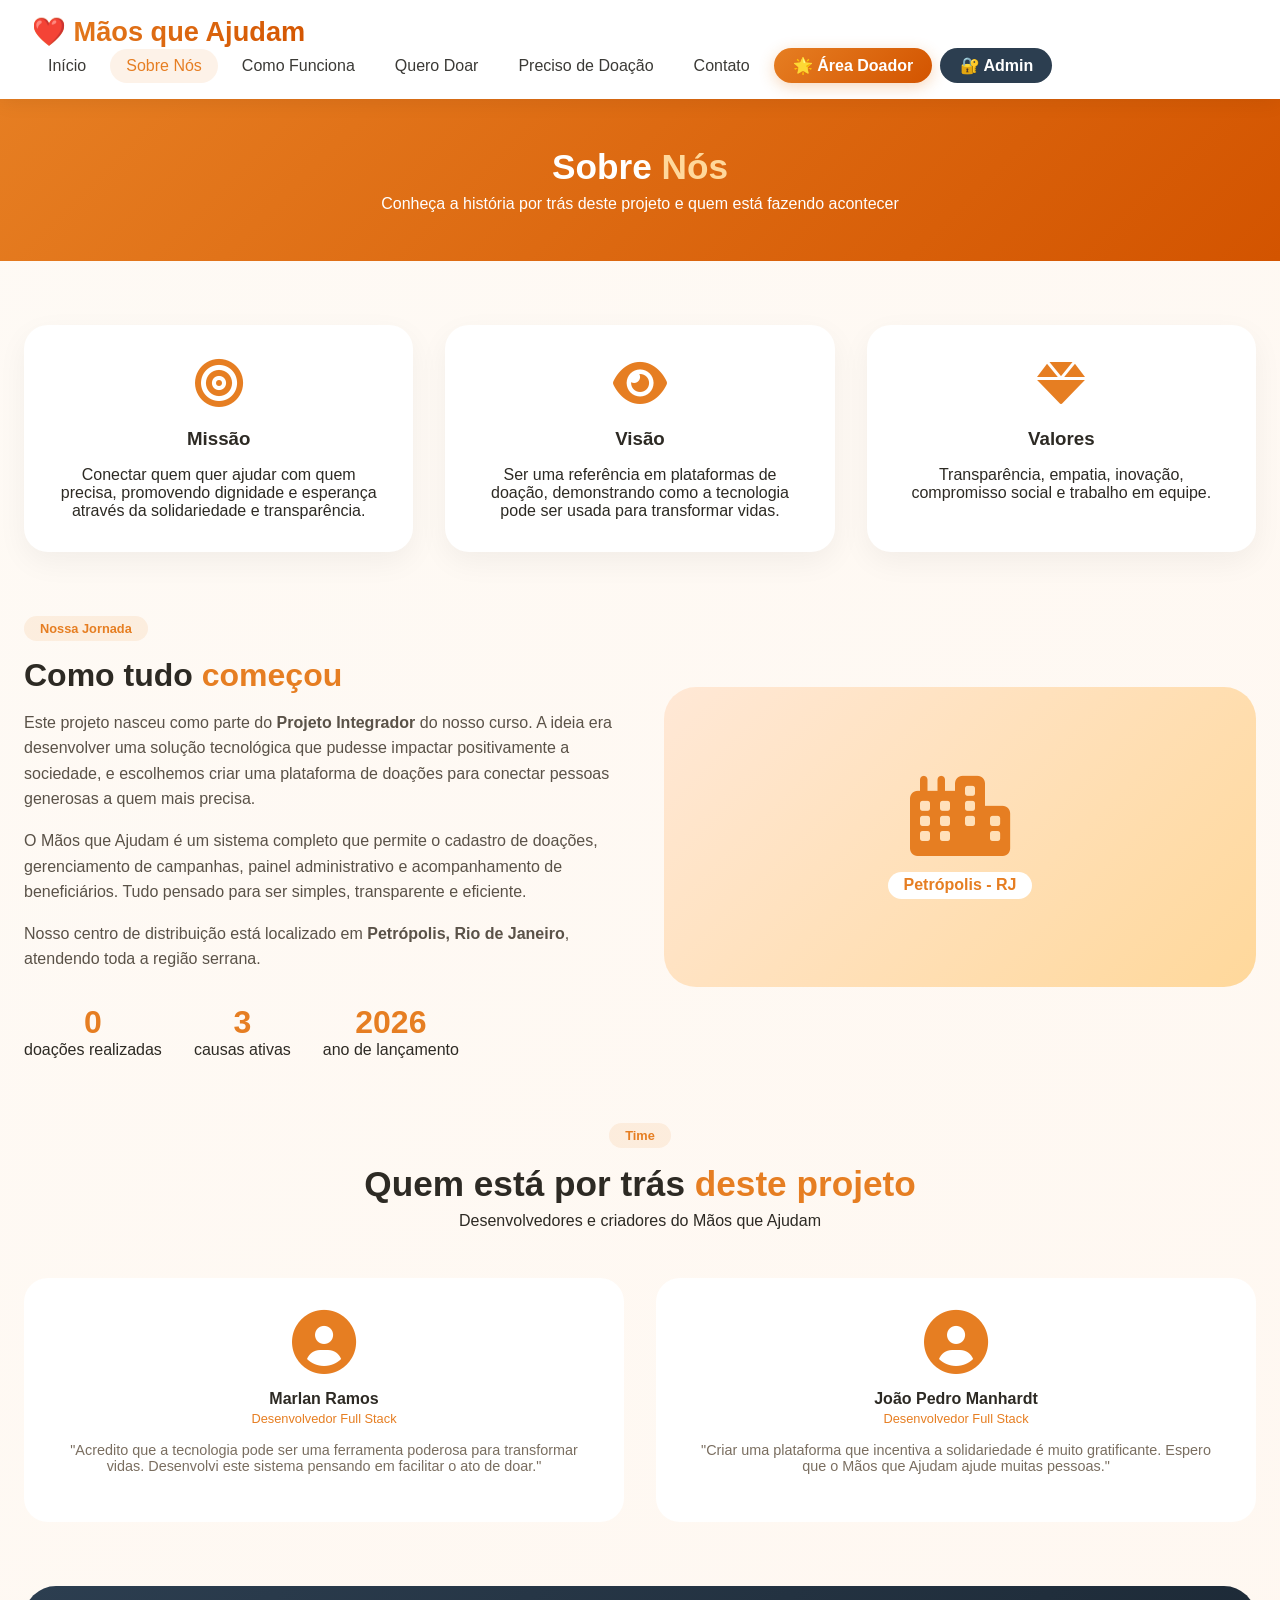
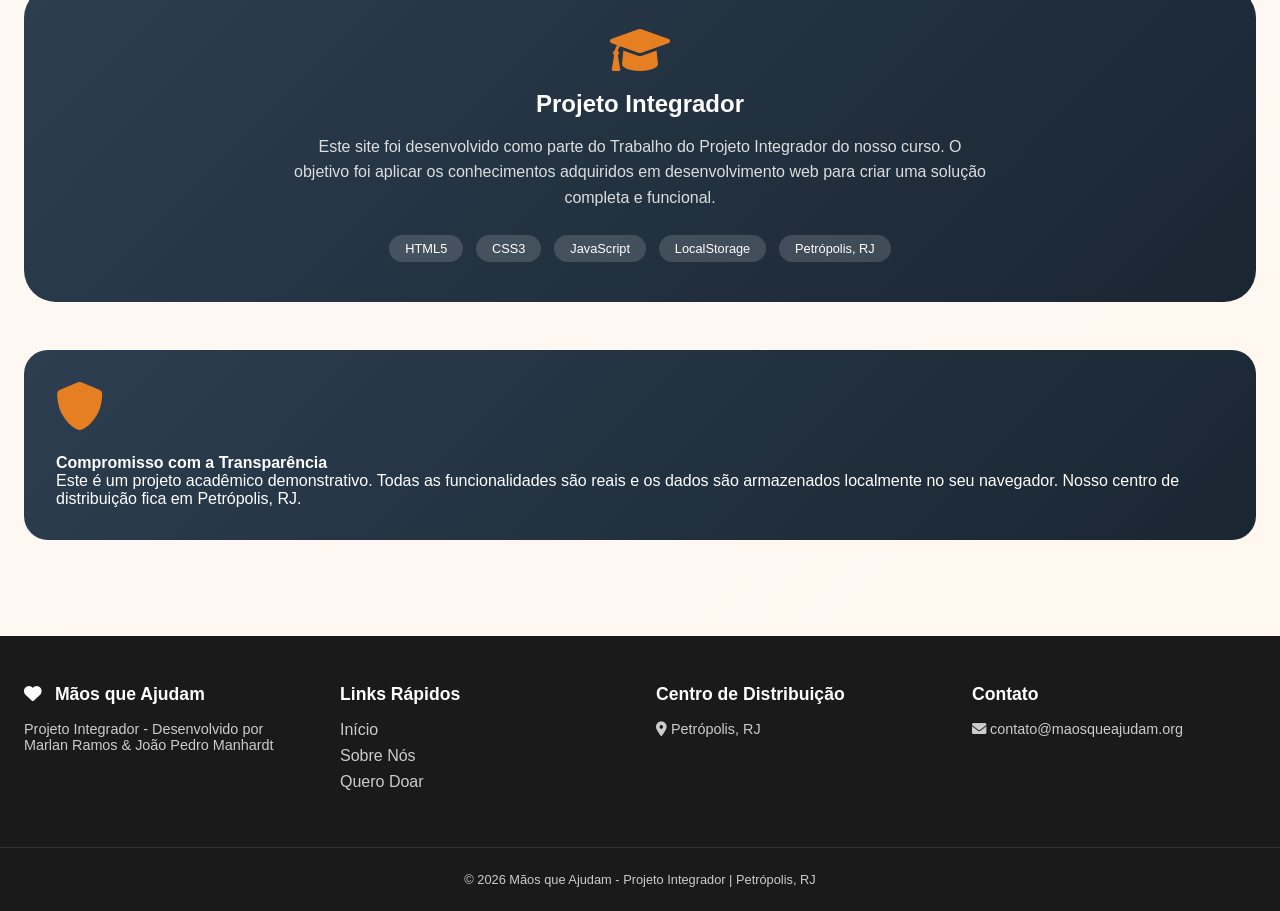
<file: sobre.html>
<!DOCTYPE html>
<html lang="pt-BR">
<head>
    <meta charset="UTF-8">
    <meta name="viewport" content="width=device-width, initial-scale=1.0">
    <title>Mãos que Ajudam - Sobre Nós</title>
    <link rel="stylesheet" href="https://cdnjs.cloudflare.com/ajax/libs/font-awesome/6.0.0-beta3/css/all.min.css">
    <link rel="stylesheet" href="style.css">
</head>
<body>

<nav class="navbar">
    <div class="logo"><span>❤️</span> Mãos que Ajudam</div>
    <div class="nav-links">
        <a href="index.html">Início</a>
        <a href="sobre.html" class="active">Sobre Nós</a>
        <a href="como-funciona.html">Como Funciona</a>
        <a href="quero-doar.html">Quero Doar</a>
        <a href="preciso-doacao.html">Preciso de Doação</a>
        <a href="contato.html">Contato</a>
        <a href="area-doador.html" class="btn-doador">🌟 Área Doador</a>
        <a href="admin.html" class="btn-admin">🔐 Admin</a>
    </div>
    <div class="mobile-menu-btn"><i class="fas fa-bars"></i></div>
</nav>

<main>
    <div class="page-header">
        <div class="page-header-content">
            <h1>Sobre <span class="highlight">Nós</span></h1>
            <p>Conheça a história por trás deste projeto e quem está fazendo acontecer</p>
        </div>
    </div>

    <div class="container">
        <div class="mission-vision">
            <div class="mv-card">
                <div class="mv-icon"><i class="fas fa-bullseye"></i></div>
                <h3>Missão</h3>
                <p>Conectar quem quer ajudar com quem precisa, promovendo dignidade e esperança através da solidariedade e transparência.</p>
            </div>
            <div class="mv-card">
                <div class="mv-icon"><i class="fas fa-eye"></i></div>
                <h3>Visão</h3>
                <p>Ser uma referência em plataformas de doação, demonstrando como a tecnologia pode ser usada para transformar vidas.</p>
            </div>
            <div class="mv-card">
                <div class="mv-icon"><i class="fas fa-gem"></i></div>
                <h3>Valores</h3>
                <p>Transparência, empatia, inovação, compromisso social e trabalho em equipe.</p>
            </div>
        </div>

        <div class="history-section">
            <div class="history-text">
                <span class="section-badge">Nossa Jornada</span>
                <h2>Como tudo <span class="highlight">começou</span></h2>
                <p>Este projeto nasceu como parte do <strong>Projeto Integrador</strong> do nosso curso. A ideia era desenvolver uma solução tecnológica que pudesse impactar positivamente a sociedade, e escolhemos criar uma plataforma de doações para conectar pessoas generosas a quem mais precisa.</p>
                <p>O Mãos que Ajudam é um sistema completo que permite o cadastro de doações, gerenciamento de campanhas, painel administrativo e acompanhamento de beneficiários. Tudo pensado para ser simples, transparente e eficiente.</p>
                <p>Nosso centro de distribuição está localizado em <strong>Petrópolis, Rio de Janeiro</strong>, atendendo toda a região serrana.</p>
                <div class="history-stats">
                    <div class="history-stat">
                        <span class="history-number" id="total-donations-count">0</span>
                        <span>doações realizadas</span>
                    </div>
                    <div class="history-stat">
                        <span class="history-number">3</span>
                        <span>causas ativas</span>
                    </div>
                    <div class="history-stat">
                        <span class="history-number">2026</span>
                        <span>ano de lançamento</span>
                    </div>
                </div>
            </div>
            <div class="history-image">
                <div class="image-placeholder">
                    <i class="fas fa-city"></i>
                    <p>Petrópolis - RJ</p>
                </div>
            </div>
        </div>

        <div class="team-section">
            <div class="section-header">
                <span class="section-badge">Time</span>
                <h2>Quem está por trás <span class="highlight">deste projeto</span></h2>
                <p>Desenvolvedores e criadores do Mãos que Ajudam</p>
            </div>
            <div class="team-grid">
                <div class="team-card">
                    <div class="team-avatar"><i class="fas fa-user-circle"></i></div>
                    <h4>Marlan Ramos</h4>
                    <span>Desenvolvedor Full Stack</span>
                    <p>"Acredito que a tecnologia pode ser uma ferramenta poderosa para transformar vidas. Desenvolvi este sistema pensando em facilitar o ato de doar."</p>
                </div>
                <div class="team-card">
                    <div class="team-avatar"><i class="fas fa-user-circle"></i></div>
                    <h4>João Pedro Manhardt</h4>
                    <span>Desenvolvedor Full Stack</span>
                    <p>"Criar uma plataforma que incentiva a solidariedade é muito gratificante. Espero que o Mãos que Ajudam ajude muitas pessoas."</p>
                </div>
            </div>
        </div>

        <div class="project-info">
            <div class="project-card">
                <i class="fas fa-graduation-cap"></i>
                <h3>Projeto Integrador</h3>
                <p>Este site foi desenvolvido como parte do Trabalho do Projeto Integrador do nosso curso. O objetivo foi aplicar os conhecimentos adquiridos em desenvolvimento web para criar uma solução completa e funcional.</p>
                <div class="tech-stack">
                    <span>HTML5</span>
                    <span>CSS3</span>
                    <span>JavaScript</span>
                    <span>LocalStorage</span>
                    <span>Petrópolis, RJ</span>
                </div>
            </div>
        </div>

        <div class="transparency-badge">
            <i class="fas fa-shield-alt"></i>
            <div>
                <h4>Compromisso com a Transparência</h4>
                <p>Este é um projeto acadêmico demonstrativo. Todas as funcionalidades são reais e os dados são armazenados localmente no seu navegador. Nosso centro de distribuição fica em Petrópolis, RJ.</p>
            </div>
        </div>
    </div>
</main>

<footer>
    <div class="footer-content">
        <div class="footer-section">
            <h4><i class="fas fa-heart"></i> Mãos que Ajudam</h4>
            <p>Projeto Integrador - Desenvolvido por Marlan Ramos & João Pedro Manhardt</p>
        </div>
        <div class="footer-section">
            <h4>Links Rápidos</h4>
            <a href="index.html">Início</a>
            <a href="sobre.html">Sobre Nós</a>
            <a href="quero-doar.html">Quero Doar</a>
        </div>
        <div class="footer-section">
            <h4>Centro de Distribuição</h4>
            <p><i class="fas fa-map-marker-alt"></i> Petrópolis, RJ</p>
        </div>
        <div class="footer-section">
            <h4>Contato</h4>
            <p><i class="fas fa-envelope"></i> contato@maosqueajudam.org</p>
        </div>
    </div>
    <div class="footer-bottom">
        <p>&copy; 2026 Mãos que Ajudam - Projeto Integrador | Petrópolis, RJ</p>
    </div>
</footer>

<script src="scripts.js"></script>
<script>
    function atualizarContadores() {
        let donations = JSON.parse(localStorage.getItem('donations') || '[]');
        let countElement = document.getElementById('total-donations-count');
        if (countElement) countElement.textContent = donations.length;
    }
    atualizarContadores();
    document.querySelector('.mobile-menu-btn')?.addEventListener('click', function() {
        document.querySelector('.nav-links').classList.toggle('show');
    });
    window.addEventListener('storage', function() { atualizarContadores(); });
</script>
</body>
</html>
</file>
<file: style.css>
* {
    margin: 0;
    padding: 0;
    box-sizing: border-box;
}

body {
    font-family: 'Inter', sans-serif;
    background: linear-gradient(135deg, #fefaf5 0%, #fff7f0 100%);
    color: #2d2a24;
    overflow-x: hidden;
}

/* ===== SCROLLBAR ===== */
::-webkit-scrollbar {
    width: 10px;
}
::-webkit-scrollbar-track {
    background: #f1f1f1;
    border-radius: 10px;
}
::-webkit-scrollbar-thumb {
    background: #e67e22;
    border-radius: 10px;
}
::-webkit-scrollbar-thumb:hover {
    background: #d35400;
}

/* ===== NAVBAR ===== */
.navbar {
    background: rgba(255, 255, 255, 0.95);
    backdrop-filter: blur(10px);
    box-shadow: 0 2px 20px rgba(0, 0, 0, 0.08);
    padding: 1rem 2rem;
    position: sticky;
    top: 0;
    z-index: 100;
    display: flex;
    justify-content: space-between;
    align-items: center;
    flex-wrap: wrap;
}

.logo {
    font-size: 1.7rem;
    font-weight: 800;
    background: linear-gradient(135deg, #e67e22, #d35400);
    -webkit-background-clip: text;
    background-clip: text;
    color: transparent;
}

.logo span {
    background: none;
    color: #e67e22;
}

.nav-links {
    display: flex;
    gap: 0.5rem;
    flex-wrap: wrap;
    align-items: center;
}

.nav-links a {
    text-decoration: none;
    color: #3b3a36;
    font-weight: 500;
    transition: all 0.3s ease;
    padding: 0.5rem 1rem;
    border-radius: 30px;
}

.nav-links a:hover {
    color: #e67e22;
    background: rgba(230, 126, 34, 0.05);
}

.nav-links a.active {
    color: #e67e22;
    background: rgba(230, 126, 34, 0.1);
}

.btn-doador, .btn-admin {
    padding: 0.5rem 1.2rem !important;
    border-radius: 40px !important;
    font-weight: 600 !important;
}

.btn-doador {
    background: linear-gradient(135deg, #e67e22, #d35400);
    color: white !important;
    box-shadow: 0 4px 15px rgba(230, 126, 34, 0.3);
}

.btn-doador:hover {
    transform: translateY(-2px);
    box-shadow: 0 6px 20px rgba(230, 126, 34, 0.4);
    background: linear-gradient(135deg, #e67e22, #d35400) !important;
}

.btn-admin {
    background: #2c3e50;
    color: white !important;
}

.mobile-menu-btn {
    display: none;
    font-size: 1.5rem;
    cursor: pointer;
    color: #e67e22;
}

/* ===== HERO ===== */
.hero {
    background: linear-gradient(135deg, #fff5eb 0%, #ffe8d6 100%);
    border-radius: 0 0 3rem 3rem;
    padding: 4rem 2rem;
    text-align: center;
}

.gradient-text {
    background: linear-gradient(135deg, #e67e22, #c0392b);
    -webkit-background-clip: text;
    background-clip: text;
    color: transparent;
}

.hero-title {
    font-size: 3rem;
    font-weight: 800;
    margin-bottom: 1rem;
    line-height: 1.2;
}

.hero-subtitle {
    font-size: 1.2rem;
    color: #5a5248;
    max-width: 600px;
    margin: 0 auto 2rem;
}

.hero-buttons {
    display: flex;
    gap: 1rem;
    justify-content: center;
    flex-wrap: wrap;
}

.btn-cta {
    background: linear-gradient(135deg, #e67e22, #d35400);
    color: white;
    padding: 0.8rem 2rem;
    border-radius: 60px;
    font-weight: 700;
    font-size: 1.1rem;
    text-decoration: none;
    display: inline-flex;
    align-items: center;
    gap: 0.5rem;
    transition: all 0.3s ease;
    box-shadow: 0 4px 15px rgba(230, 126, 34, 0.3);
}

.btn-cta:hover {
    transform: translateY(-3px);
    box-shadow: 0 8px 25px rgba(230, 126, 34, 0.4);
}

.pulse {
    animation: pulse 2s infinite;
}

@keyframes pulse {
    0% { box-shadow: 0 0 0 0 rgba(230, 126, 34, 0.4); }
    70% { box-shadow: 0 0 0 15px rgba(230, 126, 34, 0); }
    100% { box-shadow: 0 0 0 0 rgba(230, 126, 34, 0); }
}

.btn-outline {
    background: transparent;
    border: 2px solid #e67e22;
    color: #e67e22;
    padding: 0.8rem 2rem;
    border-radius: 60px;
    font-weight: 700;
    text-decoration: none;
    display: inline-flex;
    align-items: center;
    gap: 0.5rem;
    transition: all 0.3s ease;
}

.btn-outline:hover {
    background: #e67e22;
    color: white;
    transform: translateY(-3px);
}

/* ===== CONTAINER ===== */
.container {
    max-width: 1280px;
    margin: 0 auto;
    padding: 2rem 1.5rem;
}

.section-header {
    text-align: center;
    margin-bottom: 3rem;
}

.section-badge {
    display: inline-block;
    background: rgba(230, 126, 34, 0.1);
    color: #e67e22;
    padding: 0.3rem 1rem;
    border-radius: 30px;
    font-size: 0.8rem;
    font-weight: 600;
    margin-bottom: 1rem;
}

.section-header h2 {
    font-size: 2.2rem;
    margin-bottom: 0.5rem;
}

.highlight {
    color: #e67e22;
}

/* ===== CARDS ===== */
.card-grid {
    display: flex;
    flex-wrap: wrap;
    gap: 2rem;
    justify-content: center;
}

.card {
    background: white;
    border-radius: 1.5rem;
    padding: 1.8rem;
    flex: 1 1 300px;
    box-shadow: 0 10px 30px rgba(0, 0, 0, 0.05);
    transition: all 0.4s cubic-bezier(0.175, 0.885, 0.32, 1.275);
    position: relative;
    overflow: hidden;
}

.card:hover {
    transform: translateY(-10px) scale(1.02);
    box-shadow: 0 20px 40px rgba(0, 0, 0, 0.1);
}

.card-icon {
    font-size: 3rem;
    color: #e67e22;
    margin-bottom: 1rem;
    animation: float 3s ease-in-out infinite;
}

@keyframes float {
    0%, 100% { transform: translateY(0); }
    50% { transform: translateY(-5px); }
}

.card h3 {
    font-size: 1.5rem;
    margin-bottom: 0.8rem;
}

.card p {
    color: #7a6e60;
    line-height: 1.5;
    margin-bottom: 1.2rem;
}

.card-stats {
    margin: 1rem 0;
}

.donation-count {
    display: flex;
    align-items: center;
    gap: 0.5rem;
    background: #fef5ed;
    padding: 0.5rem 1rem;
    border-radius: 40px;
    width: fit-content;
}

.donation-count i {
    color: #e67e22;
}

.count-number {
    font-size: 1.3rem;
    font-weight: 700;
    color: #e67e22;
}

.count-label {
    font-size: 0.8rem;
    color: #7a6e60;
}

.card-btn {
    display: inline-flex;
    align-items: center;
    gap: 0.5rem;
    color: #e67e22;
    text-decoration: none;
    font-weight: 600;
    transition: gap 0.3s ease;
}

.card-btn:hover {
    gap: 0.8rem;
}

/* ===== LISTA DE DOAÇÕES ===== */
.recent-donations-section {
    background: #fff5eb;
    padding: 3rem 0;
    margin: 2rem 0;
}

.donations-list {
    background: white;
    border-radius: 1.5rem;
    overflow: hidden;
}

.empty-state {
    text-align: center;
    padding: 3rem;
    color: #aaa;
}

.empty-state i {
    font-size: 3rem;
    margin-bottom: 1rem;
    color: #e67e22;
    opacity: 0.5;
}

.empty-state p {
    font-size: 1.1rem;
    margin-bottom: 0.5rem;
}

.donation-item {
    display: flex;
    align-items: center;
    gap: 1rem;
    padding: 1rem 1.5rem;
    border-bottom: 1px solid #f0ece8;
    transition: background 0.3s ease;
}

.donation-item:hover {
    background: #fefaf5;
}

.donation-avatar i {
    font-size: 2.5rem;
    color: #e67e22;
}

.donation-info {
    flex: 1;
}

.donation-info strong {
    display: block;
    color: #2d2a24;
}

.donation-info span {
    font-size: 0.9rem;
    color: #7a6e60;
}

.causa-tag {
    background: rgba(230, 126, 34, 0.1);
    padding: 0.2rem 0.5rem;
    border-radius: 20px;
    color: #e67e22;
}

.donation-info small {
    font-size: 0.7rem;
    color: #aaa;
    display: block;
    margin-top: 0.2rem;
}

.donation-status {
    font-size: 0.8rem;
    padding: 0.3rem 0.8rem;
    border-radius: 30px;
}

.donation-status.confirmed {
    background: #27ae60;
    color: white;
}

.donation-status.pending {
    background: #f39c12;
    color: white;
}

/* ===== COMO FUNCIONA ===== */
.how-it-works {
    padding: 3rem 0;
}

.steps-grid {
    display: flex;
    flex-wrap: wrap;
    gap: 2rem;
    justify-content: center;
}

.step {
    text-align: center;
    flex: 1 1 200px;
    position: relative;
}

.step-number {
    width: 40px;
    height: 40px;
    background: #e67e22;
    color: white;
    border-radius: 50%;
    display: flex;
    align-items: center;
    justify-content: center;
    font-weight: 700;
    margin: 0 auto 1rem;
}

.step i {
    font-size: 2.5rem;
    color: #e67e22;
    margin-bottom: 1rem;
}

.step h4 {
    margin-bottom: 0.5rem;
}

.step p {
    color: #7a6e60;
    font-size: 0.9rem;
}

/* ===== NEWSLETTER ===== */
.newsletter-section {
    background: linear-gradient(135deg, #2c3e50, #1a2632);
    border-radius: 2rem;
    margin: 2rem auto;
    max-width: 900px;
    padding: 3rem 2rem;
}

.newsletter-content {
    text-align: center;
    color: white;
}

.newsletter-content h3 {
    font-size: 1.8rem;
    margin-bottom: 0.5rem;
}

.newsletter-content p {
    margin-bottom: 1.5rem;
    opacity: 0.9;
}

.newsletter-form {
    display: flex;
    gap: 1rem;
    flex-wrap: wrap;
    justify-content: center;
    margin-bottom: 1rem;
}

.newsletter-form input {
    flex: 1;
    min-width: 250px;
    padding: 0.8rem 1.2rem;
    border: none;
    border-radius: 50px;
    font-size: 1rem;
}

.newsletter-form button {
    background: #e67e22;
    border: none;
    padding: 0.8rem 1.5rem;
    border-radius: 50px;
    color: white;
    font-weight: 600;
    cursor: pointer;
    transition: all 0.3s ease;
}

.newsletter-form button:hover {
    background: #d35400;
    transform: scale(1.05);
}

/* ===== FOOTER ===== */
footer {
    background: #1a1a1a;
    color: #ccc;
    margin-top: 4rem;
}

.footer-content {
    max-width: 1280px;
    margin: 0 auto;
    padding: 3rem 1.5rem;
    display: grid;
    grid-template-columns: repeat(auto-fit, minmax(250px, 1fr));
    gap: 2rem;
}

.footer-section h4 {
    color: white;
    margin-bottom: 1rem;
    font-size: 1.1rem;
}

.footer-section a {
    display: block;
    color: #ccc;
    text-decoration: none;
    margin-bottom: 0.5rem;
    transition: color 0.3s ease;
}

.footer-section a:hover {
    color: #e67e22;
}

.footer-section p {
    margin-bottom: 0.5rem;
    font-size: 0.9rem;
}

.btn-add-centro {
    background: #e67e22;
    border: none;
    padding: 0.5rem 1rem;
    border-radius: 30px;
    color: white;
    font-size: 0.8rem;
    cursor: pointer;
    margin-top: 0.5rem;
}

.btn-add-centro:hover {
    background: #d35400;
}

.social-links {
    display: flex;
    gap: 1rem;
    margin-top: 1rem;
}

.social-links a {
    display: inline-block;
    width: 35px;
    height: 35px;
    background: rgba(255,255,255,0.1);
    border-radius: 50%;
    display: flex;
    align-items: center;
    justify-content: center;
    transition: all 0.3s ease;
}

.social-links a:hover {
    background: #e67e22;
    transform: translateY(-3px);
}

.footer-bottom {
    text-align: center;
    padding: 1.5rem;
    border-top: 1px solid rgba(255,255,255,0.1);
    font-size: 0.8rem;
}

/* ===== RESPONSIVO ===== */
@media (max-width: 768px) {
    .mobile-menu-btn {
        display: block;
    }
    
    .nav-links {
        display: none;
        width: 100%;
        flex-direction: column;
        align-items: center;
        padding: 1rem 0;
    }
    
    .nav-links.show {
        display: flex;
    }
    
    .hero-title {
        font-size: 2rem;
    }
    
    .section-header h2 {
        font-size: 1.6rem;
    }
}

/* ===== PÁGINAS ALTERNATIVAS - ESTILOS ADICIONAIS ===== */

/* Page Header */
.page-header {
    background: linear-gradient(135deg, #e67e22, #d35400);
    padding: 4rem 2rem;
    text-align: center;
    color: white;
    margin-bottom: 2rem;
}

.page-header h1 {
    font-size: 2.5rem;
    margin-bottom: 0.5rem;
}

.page-header .highlight {
    color: #ffd89b;
}

/* Mission Vision Cards */
.mission-vision {
    display: flex;
    flex-wrap: wrap;
    gap: 2rem;
    margin-bottom: 4rem;
}

.mv-card {
    flex: 1;
    background: white;
    border-radius: 1.5rem;
    padding: 2rem;
    text-align: center;
    box-shadow: 0 10px 30px rgba(0,0,0,0.05);
    transition: all 0.3s ease;
}

.mv-card:hover {
    transform: translateY(-8px);
    box-shadow: 0 20px 40px rgba(0,0,0,0.1);
}

.mv-icon {
    font-size: 3rem;
    color: #e67e22;
    margin-bottom: 1rem;
}

.mv-card h3 {
    margin-bottom: 1rem;
}

/* History Section */
.history-section {
    display: flex;
    flex-wrap: wrap;
    gap: 3rem;
    margin-bottom: 4rem;
    align-items: center;
}

.history-text {
    flex: 1;
}

.history-text h2 {
    font-size: 2rem;
    margin-bottom: 1rem;
}

.history-text p {
    margin-bottom: 1rem;
    line-height: 1.6;
    color: #5a5248;
}

.history-stats {
    display: flex;
    gap: 2rem;
    margin-top: 2rem;
}

.history-stat {
    text-align: center;
}

.history-number {
    font-size: 2rem;
    font-weight: 800;
    color: #e67e22;
    display: block;
}

.history-image {
    flex: 1;
}

.image-placeholder {
    background: linear-gradient(135deg, #ffe8d6, #ffd89b);
    border-radius: 2rem;
    height: 300px;
    display: flex;
    align-items: center;
    justify-content: center;
}

.image-placeholder i {
    font-size: 6rem;
    color: #e67e22;
}

/* Team Section */
.team-section {
    margin-bottom: 4rem;
}

.team-grid {
    display: flex;
    flex-wrap: wrap;
    gap: 2rem;
    justify-content: center;
}

.team-card {
    background: white;
    border-radius: 1.5rem;
    padding: 2rem;
    text-align: center;
    flex: 1 1 220px;
    transition: all 0.3s ease;
}

.team-card:hover {
    transform: translateY(-5px);
    box-shadow: 0 15px 30px rgba(0,0,0,0.1);
}

.team-avatar i {
    font-size: 4rem;
    color: #e67e22;
}

.team-card h4 {
    margin: 1rem 0 0.2rem;
}

.team-card span {
    font-size: 0.8rem;
    color: #e67e22;
    display: block;
    margin-bottom: 1rem;
}

.team-card p {
    font-size: 0.9rem;
    color: #7a6e60;
    margin-bottom: 1rem;
}

.team-social a {
    color: #aaa;
    margin: 0 0.5rem;
    transition: color 0.3s;
}

.team-social a:hover {
    color: #e67e22;
}

/* Transparency Badge */
.transparency-badge {
    background: linear-gradient(135deg, #2c3e50, #1a2632);
    border-radius: 1.5rem;
    padding: 2rem;
    display: flex;
    align-items: center;
    gap: 1.5rem;
    color: white;
    flex-wrap: wrap;
}

.transparency-badge i {
    font-size: 3rem;
    color: #e67e22;
}

/* Steps Detailed */
.steps-detailed {
    margin-bottom: 3rem;
}

.step-detailed {
    display: flex;
    gap: 1.5rem;
    margin-bottom: 2rem;
    padding: 1.5rem;
    background: white;
    border-radius: 1.5rem;
    transition: all 0.3s;
}

.step-detailed:hover {
    transform: translateX(10px);
    box-shadow: 0 10px 25px rgba(0,0,0,0.05);
}

.step-icon-wrapper {
    text-align: center;
}

.step-circle {
    width: 50px;
    height: 50px;
    background: #e67e22;
    border-radius: 50%;
    display: flex;
    align-items: center;
    justify-content: center;
    color: white;
    font-weight: bold;
    font-size: 1.3rem;
    margin-bottom: 0.5rem;
}

.step-icon-wrapper i {
    font-size: 2rem;
    color: #e67e22;
}

.step-content h3 {
    margin-bottom: 0.5rem;
}

/* Physical Donation */
.physical-donation {
    background: linear-gradient(135deg, #ffe8d6, #fff0e5);
    border-radius: 1.5rem;
    padding: 2rem;
    display: flex;
    gap: 1.5rem;
    align-items: center;
    margin-bottom: 3rem;
    flex-wrap: wrap;
}

.physical-icon i {
    font-size: 3rem;
    color: #e67e22;
}

.btn-sm {
    display: inline-block;
    background: #e67e22;
    color: white;
    padding: 0.5rem 1.2rem;
    border-radius: 30px;
    text-decoration: none;
    margin-top: 1rem;
}

/* Centers Section */
.centers-section {
    margin-bottom: 3rem;
}

.centers-grid {
    display: flex;
    flex-wrap: wrap;
    gap: 1rem;
    margin-bottom: 1rem;
}

.center-card {
    background: white;
    border-radius: 1rem;
    padding: 1rem;
    display: flex;
    align-items: center;
    gap: 1rem;
    flex: 1 1 250px;
    box-shadow: 0 2px 8px rgba(0,0,0,0.05);
}

.center-card i {
    font-size: 1.5rem;
    color: #e67e22;
}

.empty-centers {
    text-align: center;
    padding: 2rem;
    background: white;
    border-radius: 1rem;
    width: 100%;
}

.add-center-form {
    display: flex;
    gap: 1rem;
    flex-wrap: wrap;
    margin-top: 1rem;
}

.add-center-form input {
    flex: 1;
    padding: 0.7rem;
    border: 1px solid #ddd;
    border-radius: 1rem;
}

/* FAQ */
.faq-grid {
    display: flex;
    flex-wrap: wrap;
    gap: 1.5rem;
}

.faq-item {
    flex: 1 1 300px;
    background: white;
    border-radius: 1rem;
    padding: 1.2rem;
    cursor: pointer;
}

.faq-question {
    display: flex;
    align-items: center;
    gap: 0.5rem;
    font-weight: 600;
}

.faq-question i {
    color: #e67e22;
}

.faq-answer {
    margin-top: 0.8rem;
    padding-top: 0.8rem;
    border-top: 1px solid #eee;
    color: #7a6e60;
    font-size: 0.9rem;
    display: none;
}

.faq-item.active .faq-answer {
    display: block;
}

/* Causes Selector */
.causes-selector {
    display: flex;
    gap: 1rem;
    justify-content: center;
    margin-bottom: 2rem;
    flex-wrap: wrap;
}

.cause-option {
    background: white;
    border: 2px solid #e0dcd8;
    border-radius: 60px;
    padding: 0.8rem 2rem;
    display: flex;
    align-items: center;
    gap: 0.8rem;
    cursor: pointer;
    transition: all 0.3s;
}

.cause-option i {
    font-size: 1.3rem;
    color: #aaa;
}

.cause-option:hover {
    border-color: #e67e22;
    transform: scale(1.05);
}

.cause-option.selected {
    background: #e67e22;
    border-color: #e67e22;
    color: white;
}

.cause-option.selected i {
    color: white;
}

/* Donation Form */
.donation-form-container, .help-form-container, .contact-form-container {
    background: white;
    border-radius: 2rem;
    padding: 2rem;
    box-shadow: 0 20px 40px rgba(0,0,0,0.05);
}

.form-header {
    text-align: center;
    margin-bottom: 2rem;
}

.form-header i {
    font-size: 2.5rem;
    color: #e67e22;
}

.form-row {
    display: flex;
    gap: 1rem;
    flex-wrap: wrap;
    margin-bottom: 1rem;
}

.form-row .form-group {
    flex: 1;
}

.value-buttons {
    display: flex;
    gap: 0.5rem;
    flex-wrap: wrap;
}

.value-buttons button {
    background: #f0ece8;
    color: #2d2a24;
    padding: 0.5rem 1rem;
}

.value-buttons button:hover {
    background: #e67e22;
    color: white;
}

.payment-methods {
    display: flex;
    gap: 1rem;
    flex-wrap: wrap;
}

.payment-option {
    display: flex;
    align-items: center;
    gap: 0.5rem;
    padding: 0.5rem 1rem;
    border: 1px solid #ddd;
    border-radius: 1rem;
    cursor: pointer;
}

.payment-option input {
    width: auto;
}

.selected-cause {
    background: #fef5ed;
    padding: 0.7rem;
    border-radius: 1rem;
    color: #e67e22;
    font-weight: 500;
}

.btn-submit {
    width: 100%;
    background: linear-gradient(135deg, #e67e22, #d35400);
    padding: 1rem;
    font-size: 1.1rem;
}

.success-message {
    background: #27ae60;
    color: white;
    padding: 1rem;
    border-radius: 1rem;
    margin-top: 1rem;
    text-align: center;
}

.feedback-message {
    margin-top: 1rem;
}

/* Help Grid */
.help-grid {
    display: grid;
    grid-template-columns: 1fr 1.5fr;
    gap: 2rem;
}

@media (max-width: 768px) {
    .help-grid {
        grid-template-columns: 1fr;
    }
}

.help-card {
    background: white;
    border-radius: 1.5rem;
    padding: 2rem;
    text-align: center;
}

.help-card i {
    font-size: 3rem;
    color: #e67e22;
    margin-bottom: 1rem;
}

.help-card ul {
    text-align: left;
    margin-top: 1rem;
    list-style: none;
}

.help-card ul li {
    margin-bottom: 0.5rem;
}

.help-card ul li i {
    font-size: 1rem;
    color: #27ae60;
    margin-right: 0.5rem;
}

/* Contact Grid */
.contact-grid {
    display: flex;
    flex-direction: column;
    gap: 2rem;
}

.contact-info-cards {
    display: grid;
    grid-template-columns: repeat(auto-fit, minmax(200px, 1fr));
    gap: 1.5rem;
}

.contact-card {
    background: white;
    border-radius: 1rem;
    padding: 1.5rem;
    text-align: center;
}

.contact-card i {
    font-size: 2rem;
    color: #e67e22;
    margin-bottom: 0.5rem;
}

.social-section {
    text-align: center;
}

.social-buttons {
    display: flex;
    flex-wrap: wrap;
    gap: 1rem;
    justify-content: center;
    margin-top: 1rem;
}

.social-btn {
    display: inline-flex;
    align-items: center;
    gap: 0.5rem;
    padding: 0.7rem 1.5rem;
    border-radius: 40px;
    text-decoration: none;
    color: white;
}

.social-btn.instagram { background: #E4405F; }
.social-btn.facebook { background: #1877F2; }
.social-btn.whatsapp { background: #25D366; }
.social-btn.youtube { background: #FF0000; }

.social-btn:hover {
    transform: scale(1.05);
    opacity: 0.9;
}

/* ===== ESTILOS ADICIONAIS PARA SOBRE.HTML ===== */

/* Project Info Card */
.project-info {
    margin: 3rem 0;
}

.project-card {
    background: linear-gradient(135deg, #2c3e50, #1a2632);
    border-radius: 2rem;
    padding: 2.5rem;
    text-align: center;
    color: white;
    transition: transform 0.3s ease;
}

.project-card:hover {
    transform: translateY(-5px);
}

.project-card i {
    font-size: 3rem;
    color: #e67e22;
    margin-bottom: 1rem;
}

.project-card h3 {
    font-size: 1.5rem;
    margin-bottom: 1rem;
}

.project-card p {
    color: #ddd;
    line-height: 1.6;
    max-width: 700px;
    margin: 0 auto 1.5rem;
}

.tech-stack {
    display: flex;
    flex-wrap: wrap;
    gap: 0.8rem;
    justify-content: center;
    margin-top: 1rem;
}

.tech-stack span {
    background: rgba(255, 255, 255, 0.15);
    padding: 0.4rem 1rem;
    border-radius: 30px;
    font-size: 0.8rem;
    font-weight: 500;
}

/* Ajuste da imagem placeholder */
.image-placeholder {
    background: linear-gradient(135deg, #ffe8d6, #ffd89b);
    border-radius: 2rem;
    height: 300px;
    display: flex;
    flex-direction: column;
    align-items: center;
    justify-content: center;
    gap: 1rem;
    text-align: center;
}

.image-placeholder i {
    font-size: 5rem;
    color: #e67e22;
}

.image-placeholder p {
    font-weight: 600;
    color: #e67e22;
    background: white;
    padding: 0.3rem 1rem;
    border-radius: 30px;
}

/* Ajustes responsivos */
@media (max-width: 768px) {
    .project-card {
        padding: 1.5rem;
    }
    
    .tech-stack span {
        font-size: 0.7rem;
    }
    
    .image-placeholder {
        height: 200px;
    }
    
    .image-placeholder i {
        font-size: 3rem;
    }
}

/* Animações para os cards da equipe */
.team-card {
    transition: all 0.3s ease;
    cursor: default;
}

.team-card:hover {
    transform: translateY(-8px);
    box-shadow: 0 20px 35px rgba(0,0,0,0.1);
}

/* Badge do rodapé */
.footer-section h4 i {
    margin-right: 0.5rem;
}

/* ===== ESTILOS LEVES PARA PÁGINAS ESPECÍFICAS ===== */

/* Header das páginas */
.page-header {
    background: linear-gradient(135deg, #e67e22, #d35400);
    padding: 3rem 2rem;
    text-align: center;
    color: white;
    margin-bottom: 2rem;
}

.page-header h1 {
    font-size: 2.2rem;
    margin-bottom: 0.5rem;
}

.page-header .highlight {
    color: #ffd89b;
}

/* Cards de causas (quero-doar) */
.causes-selector {
    display: flex;
    gap: 1rem;
    justify-content: center;
    margin-bottom: 2rem;
    flex-wrap: wrap;
}

.cause-option {
    background: white;
    border: 2px solid #e0dcd8;
    border-radius: 60px;
    padding: 0.7rem 1.8rem;
    display: flex;
    align-items: center;
    gap: 0.6rem;
    cursor: pointer;
    transition: all 0.2s;
}

.cause-option i { font-size: 1.2rem; color: #aaa; }
.cause-option:hover { border-color: #e67e22; transform: scale(1.02); }
.cause-option.selected { background: #e67e22; border-color: #e67e22; color: white; }
.cause-option.selected i { color: white; }

/* Formulários */
.donation-form-container, .help-form-container, .contact-form-container {
    background: white;
    border-radius: 1.5rem;
    padding: 2rem;
    box-shadow: 0 10px 25px rgba(0,0,0,0.05);
}

.form-header {
    text-align: center;
    margin-bottom: 1.5rem;
}

.form-header i { font-size: 2rem; color: #e67e22; margin-bottom: 0.5rem; }
.form-header h3 { margin-bottom: 0.2rem; }
.form-header p { color: #7a6e60; font-size: 0.9rem; }

.form-row {
    display: flex;
    gap: 1rem;
    flex-wrap: wrap;
    margin-bottom: 1rem;
}

.form-row .form-group { flex: 1; }
.form-group { margin-bottom: 1rem; }
.form-group label { display: block; margin-bottom: 0.4rem; font-weight: 500; font-size: 0.9rem; }
.form-group label i { margin-right: 0.4rem; color: #e67e22; }
input, select, textarea {
    width: 100%;
    padding: 0.7rem;
    border: 1px solid #ddd;
    border-radius: 0.8rem;
    font-size: 0.95rem;
    transition: border 0.2s;
}
input:focus, select:focus, textarea:focus { outline: none; border-color: #e67e22; }

.value-buttons {
    display: flex;
    gap: 0.5rem;
    flex-wrap: wrap;
    margin-bottom: 0.5rem;
}
.value-buttons button {
    background: #f0ece8;
    color: #2d2a24;
    padding: 0.4rem 1rem;
    font-size: 0.9rem;
}
.value-buttons button:hover { background: #e67e22; color: white; }

.payment-methods {
    display: flex;
    gap: 1rem;
    flex-wrap: wrap;
}
.payment-option {
    display: flex;
    align-items: center;
    gap: 0.5rem;
    padding: 0.5rem 1rem;
    border: 1px solid #ddd;
    border-radius: 0.8rem;
    cursor: pointer;
    transition: all 0.2s;
}
.payment-option:hover { border-color: #e67e22; }
.payment-option input { width: auto; margin-right: 0.3rem; }

.selected-cause {
    background: #fef5ed;
    padding: 0.7rem;
    border-radius: 0.8rem;
    color: #e67e22;
    font-weight: 500;
}

.btn-submit {
    width: 100%;
    background: linear-gradient(135deg, #e67e22, #d35400);
    padding: 0.8rem;
    font-size: 1rem;
    margin-top: 0.5rem;
}
.btn-submit:hover { transform: translateY(-2px); }

.success-message {
    background: #27ae60;
    color: white;
    padding: 1rem;
    border-radius: 0.8rem;
    margin-top: 1rem;
    text-align: center;
}

/* Página Preciso de Doação - grid */
.help-grid {
    display: grid;
    grid-template-columns: 1fr 1.5fr;
    gap: 2rem;
}
@media (max-width: 768px) { .help-grid { grid-template-columns: 1fr; } }

.help-card {
    background: white;
    border-radius: 1.2rem;
    padding: 1.5rem;
    text-align: center;
}
.help-card i { font-size: 2.5rem; color: #e67e22; margin-bottom: 1rem; }
.help-card ul { text-align: left; margin-top: 1rem; list-style: none; }
.help-card ul li { margin-bottom: 0.5rem; }
.help-card ul li i { font-size: 0.9rem; color: #27ae60; margin-right: 0.5rem; }

/* Página Contato - cards */
.contact-grid { display: flex; flex-direction: column; gap: 2rem; }
.contact-info-cards {
    display: grid;
    grid-template-columns: repeat(auto-fit, minmax(200px, 1fr));
    gap: 1.2rem;
}
.contact-card {
    background: white;
    border-radius: 1rem;
    padding: 1.2rem;
    text-align: center;
}
.contact-card i { font-size: 1.8rem; color: #e67e22; margin-bottom: 0.5rem; }
.contact-card h4 { margin-bottom: 0.3rem; }
.contact-card p { font-size: 0.85rem; color: #7a6e60; }

.social-section { text-align: center; }
.social-buttons {
    display: flex;
    flex-wrap: wrap;
    gap: 0.8rem;
    justify-content: center;
    margin-top: 1rem;
}
.social-btn {
    display: inline-flex;
    align-items: center;
    gap: 0.5rem;
    padding: 0.6rem 1.2rem;
    border-radius: 40px;
    text-decoration: none;
    color: white;
    transition: transform 0.2s;
}
.social-btn:hover { transform: scale(1.03); }
.social-btn.instagram { background: #E4405F; }
.social-btn.facebook { background: #1877F2; }
.social-btn.whatsapp { background: #25D366; }

/* Página Como Funciona - passos */
.steps-detailed { margin-bottom: 2rem; }
.step-detailed {
    display: flex;
    gap: 1.2rem;
    margin-bottom: 1.2rem;
    padding: 1.2rem;
    background: white;
    border-radius: 1.2rem;
    transition: transform 0.2s;
}
.step-detailed:hover { transform: translateX(5px); box-shadow: 0 5px 15px rgba(0,0,0,0.05); }
.step-icon-wrapper { text-align: center; }
.step-circle {
    width: 45px;
    height: 45px;
    background: #e67e22;
    border-radius: 50%;
    display: flex;
    align-items: center;
    justify-content: center;
    color: white;
    font-weight: bold;
    margin-bottom: 0.4rem;
}
.step-icon-wrapper i { font-size: 1.5rem; color: #e67e22; }
.step-content h3 { margin-bottom: 0.3rem; font-size: 1.2rem; }

.physical-donation {
    background: linear-gradient(135deg, #ffe8d6, #fff0e5);
    border-radius: 1.2rem;
    padding: 1.5rem;
    display: flex;
    gap: 1.2rem;
    align-items: center;
    flex-wrap: wrap;
    margin-bottom: 2rem;
}
.physical-icon i { font-size: 2.5rem; color: #e67e22; }
.btn-sm {
    display: inline-block;
    background: #e67e22;
    color: white;
    padding: 0.4rem 1.2rem;
    border-radius: 30px;
    text-decoration: none;
    margin-top: 0.5rem;
}

.centers-grid { margin-bottom: 1rem; }
.center-card {
    background: white;
    border-radius: 1rem;
    padding: 1rem;
    display: flex;
    align-items: center;
    gap: 1rem;
    max-width: 350px;
}
.center-card i { font-size: 1.5rem; color: #e67e22; }
.center-card strong { display: block; }
.center-card span { font-size: 0.85rem; color: #7a6e60; }

.faq-grid { display: flex; flex-wrap: wrap; gap: 1rem; }
.faq-item {
    flex: 1 1 280px;
    background: white;
    border-radius: 1rem;
    padding: 1rem;
    cursor: pointer;
}
.faq-question { display: flex; align-items: center; gap: 0.5rem; font-weight: 600; }
.faq-question i { color: #e67e22; }
.faq-answer {
    margin-top: 0.8rem;
    padding-top: 0.8rem;
    border-top: 1px solid #eee;
    color: #7a6e60;
    font-size: 0.85rem;
    display: none;
}
.faq-item.active .faq-answer { display: block; }

/* Página Área do Doador */
#login-area, #dashboard-doador {
    max-width: 500px;
    margin: 0 auto;
    background: white;
    padding: 2rem;
    border-radius: 1.5rem;
    box-shadow: 0 10px 25px rgba(0,0,0,0.05);
}
#login-area input, #dashboard-doador input {
    margin-bottom: 1rem;
}
#login-area button, #dashboard-doador button {
    width: 100%;
    margin-top: 0.5rem;
}

/* Página Admin - tabs */
.tabs-admin {
    display: flex;
    gap: 0.8rem;
    margin-bottom: 2rem;
    flex-wrap: wrap;
}
.tab-btn {
    background: #ececec;
    color: #2c3e50;
    padding: 0.5rem 1.2rem;
}
.tab-btn.active-tab {
    background: #e67e22;
    color: white;
}
.hidden-section { display: none; }
.tab-content { margin-top: 1rem; }

#admin-donations-table {
    width: 100%;
    overflow-x: auto;
    display: block;
}
#admin-donations-table th, #admin-donations-table td {
    padding: 0.6rem;
    text-align: left;
}
.status-select { padding: 0.3rem; border-radius: 0.5rem; }
.del-donation { background: #e74c3c; padding: 0.3rem 0.6rem; font-size: 0.8rem; }

/* Ajustes responsivos */
@media (max-width: 768px) {
    .page-header { padding: 2rem 1rem; }
    .page-header h1 { font-size: 1.8rem; }
    .cause-option { padding: 0.5rem 1.2rem; font-size: 0.9rem; }
    .form-row { flex-direction: column; gap: 0; }
    .step-detailed { flex-direction: column; text-align: center; }
    .step-icon-wrapper { display: flex; flex-direction: column; align-items: center; }
}
</file>
